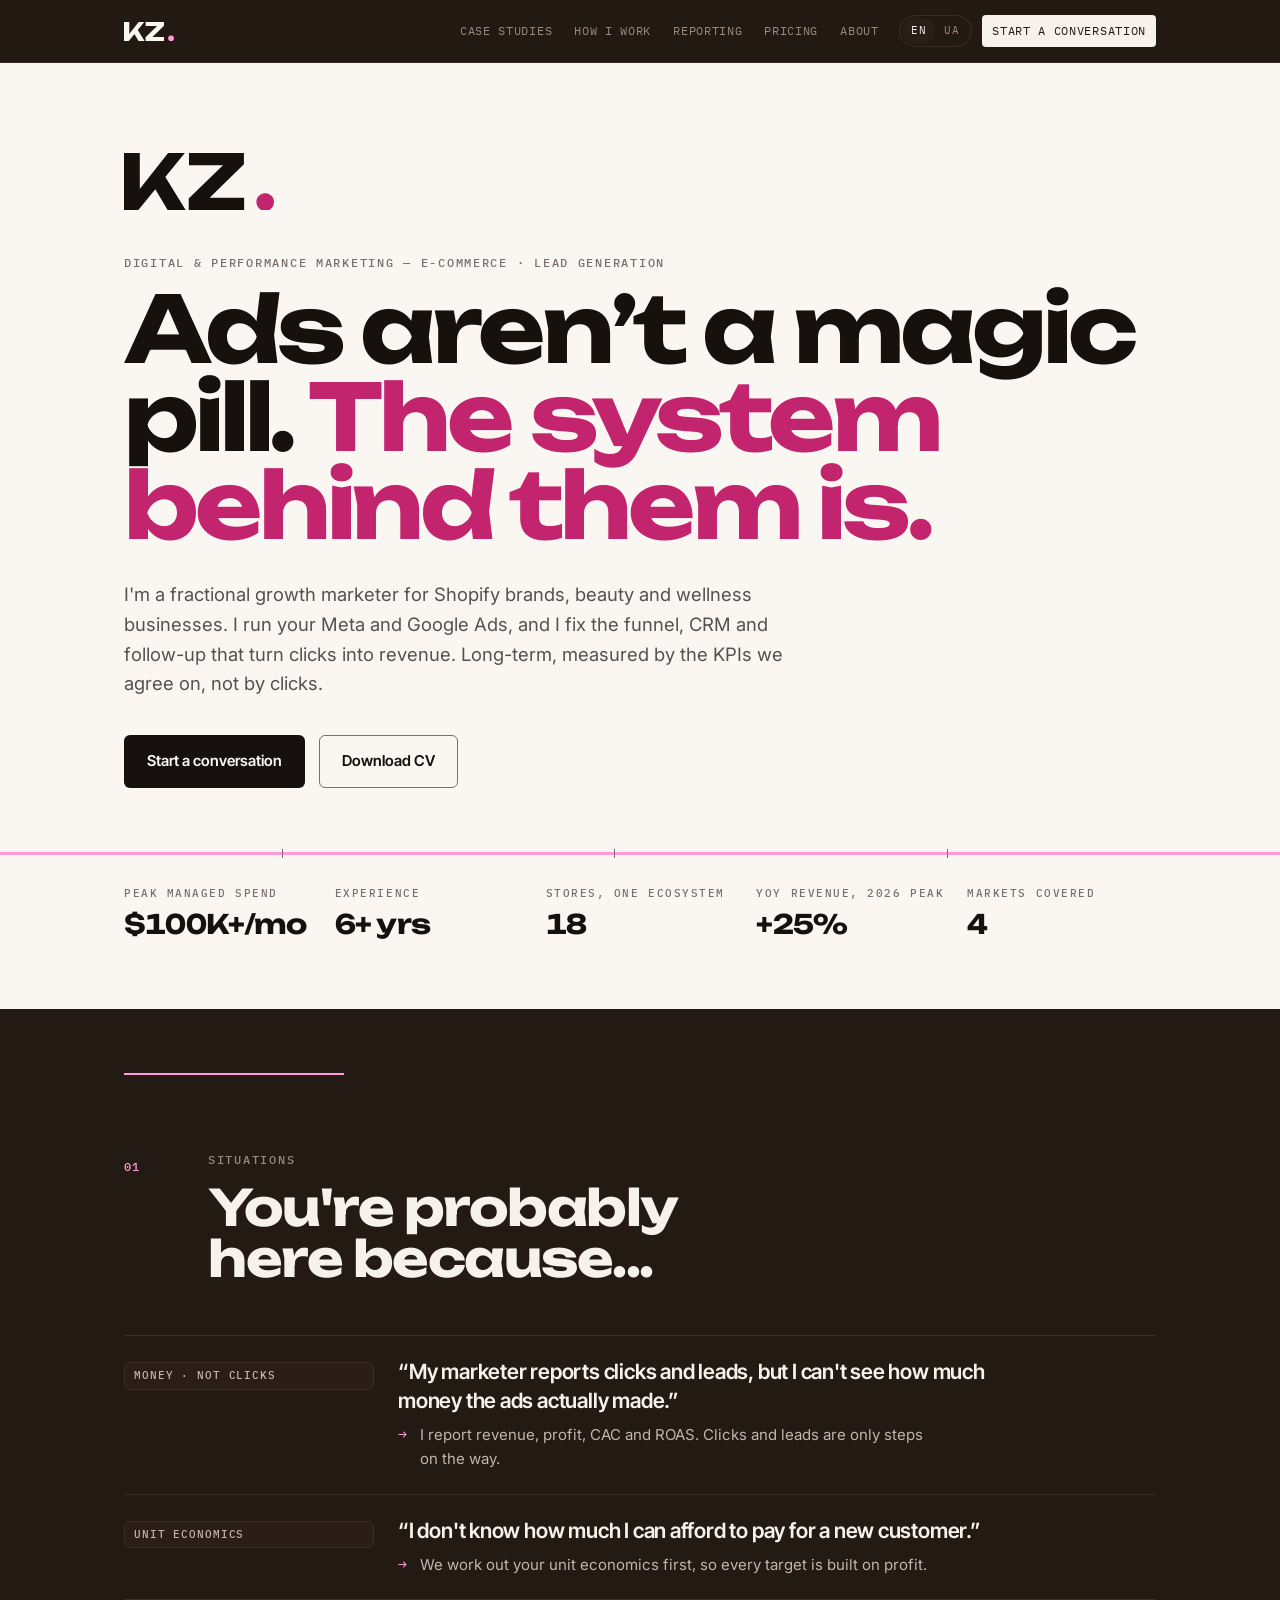
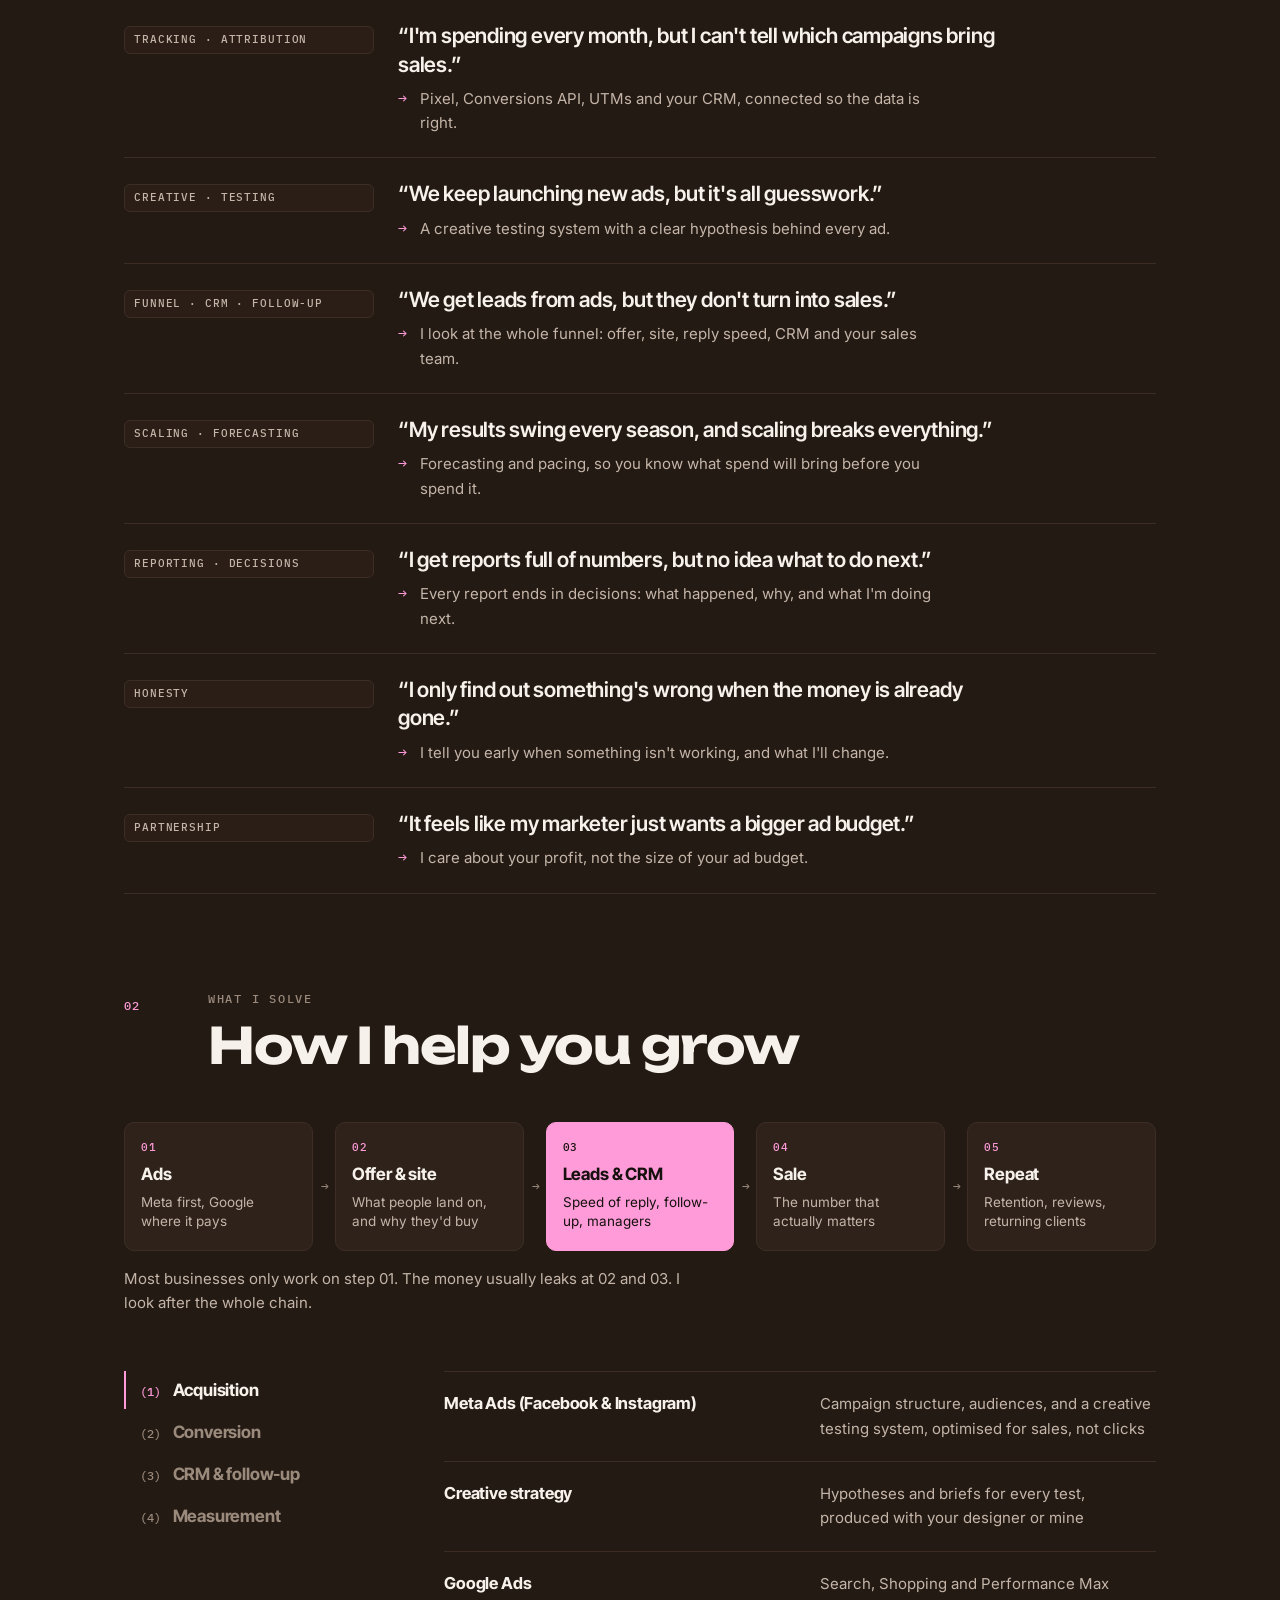
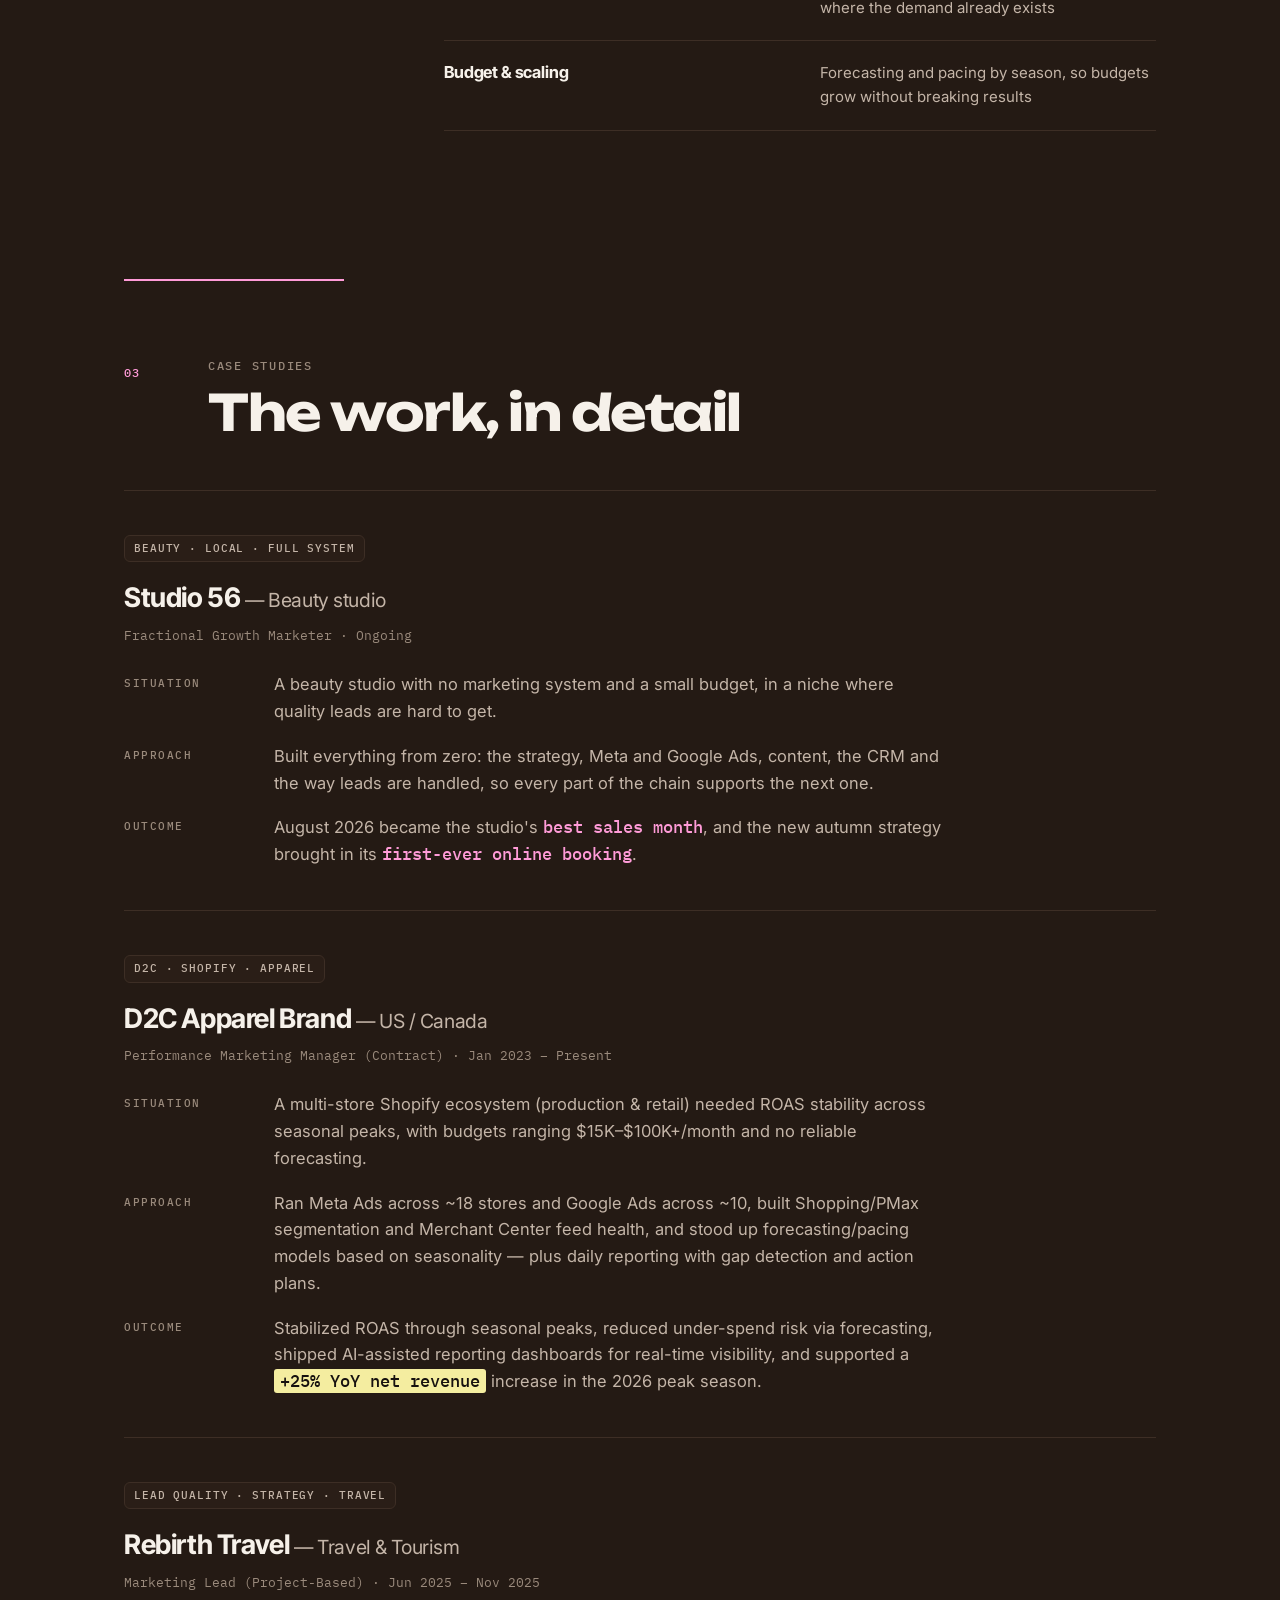
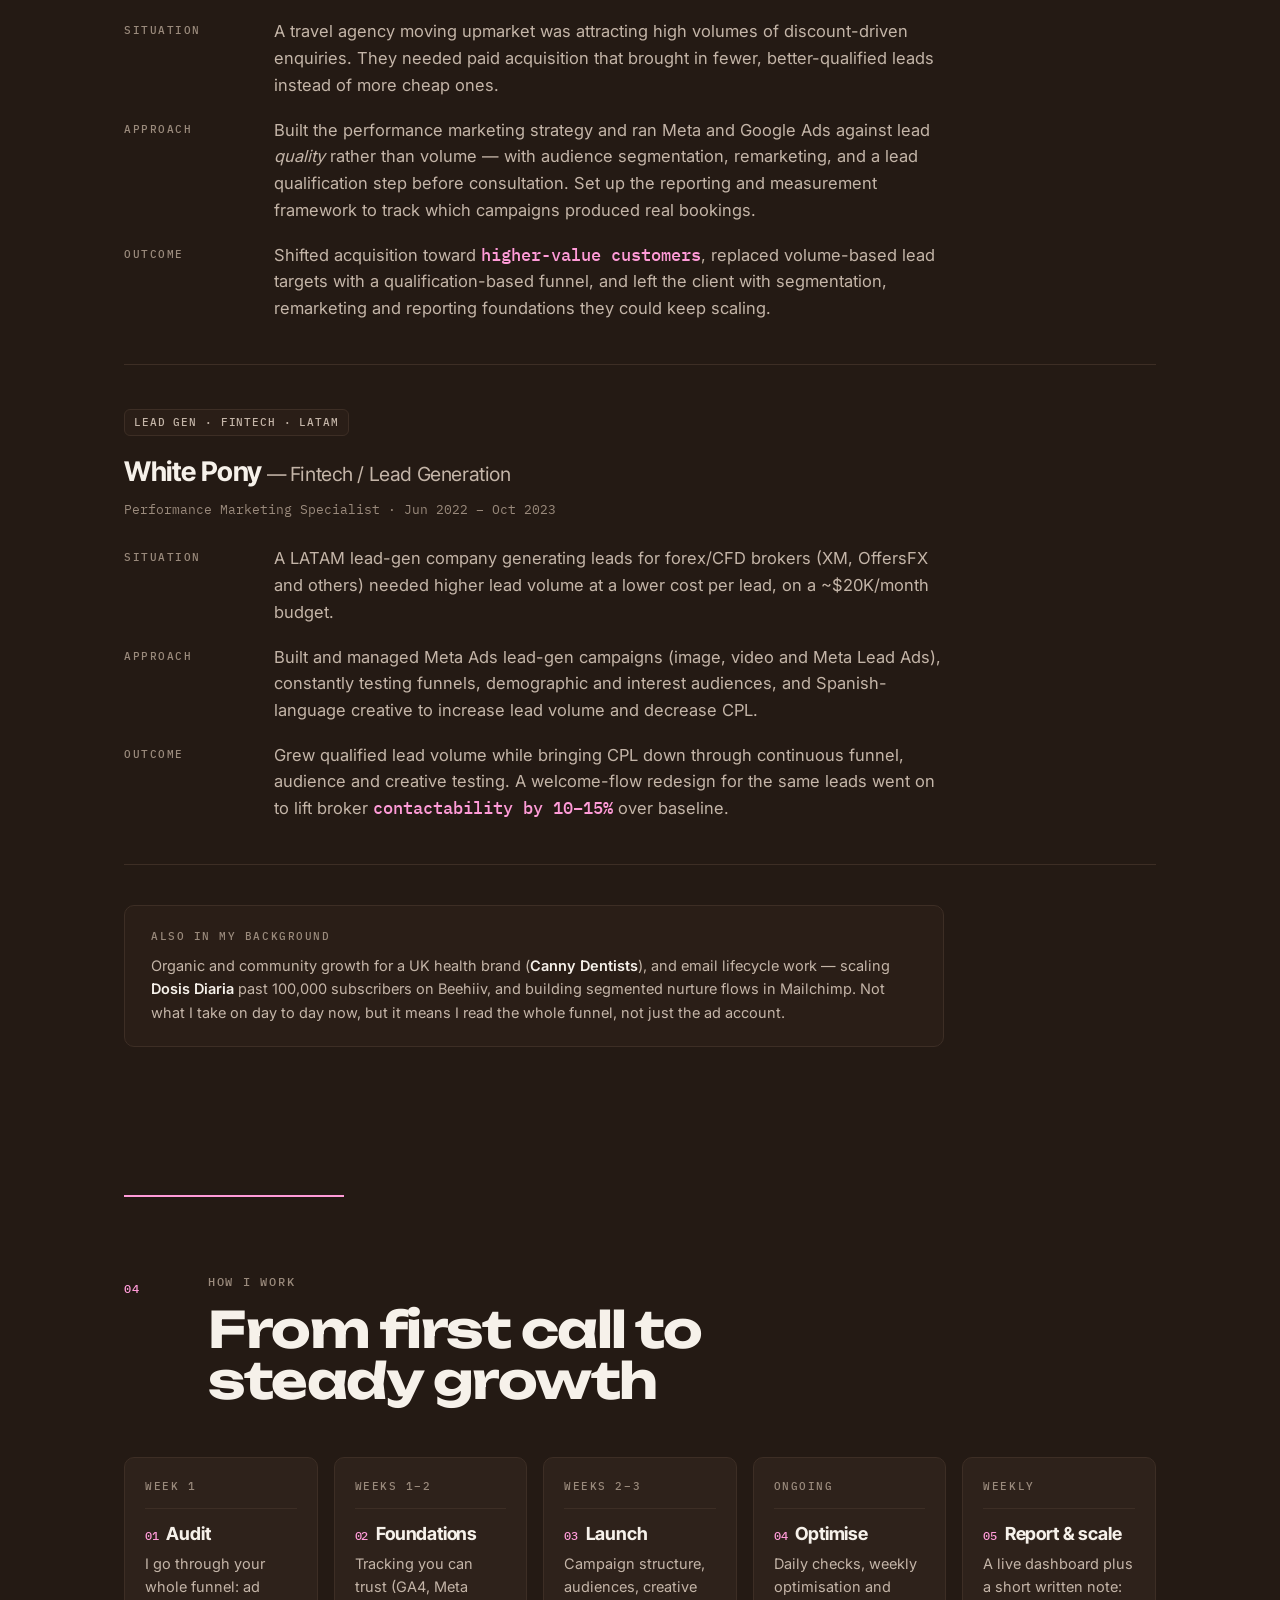
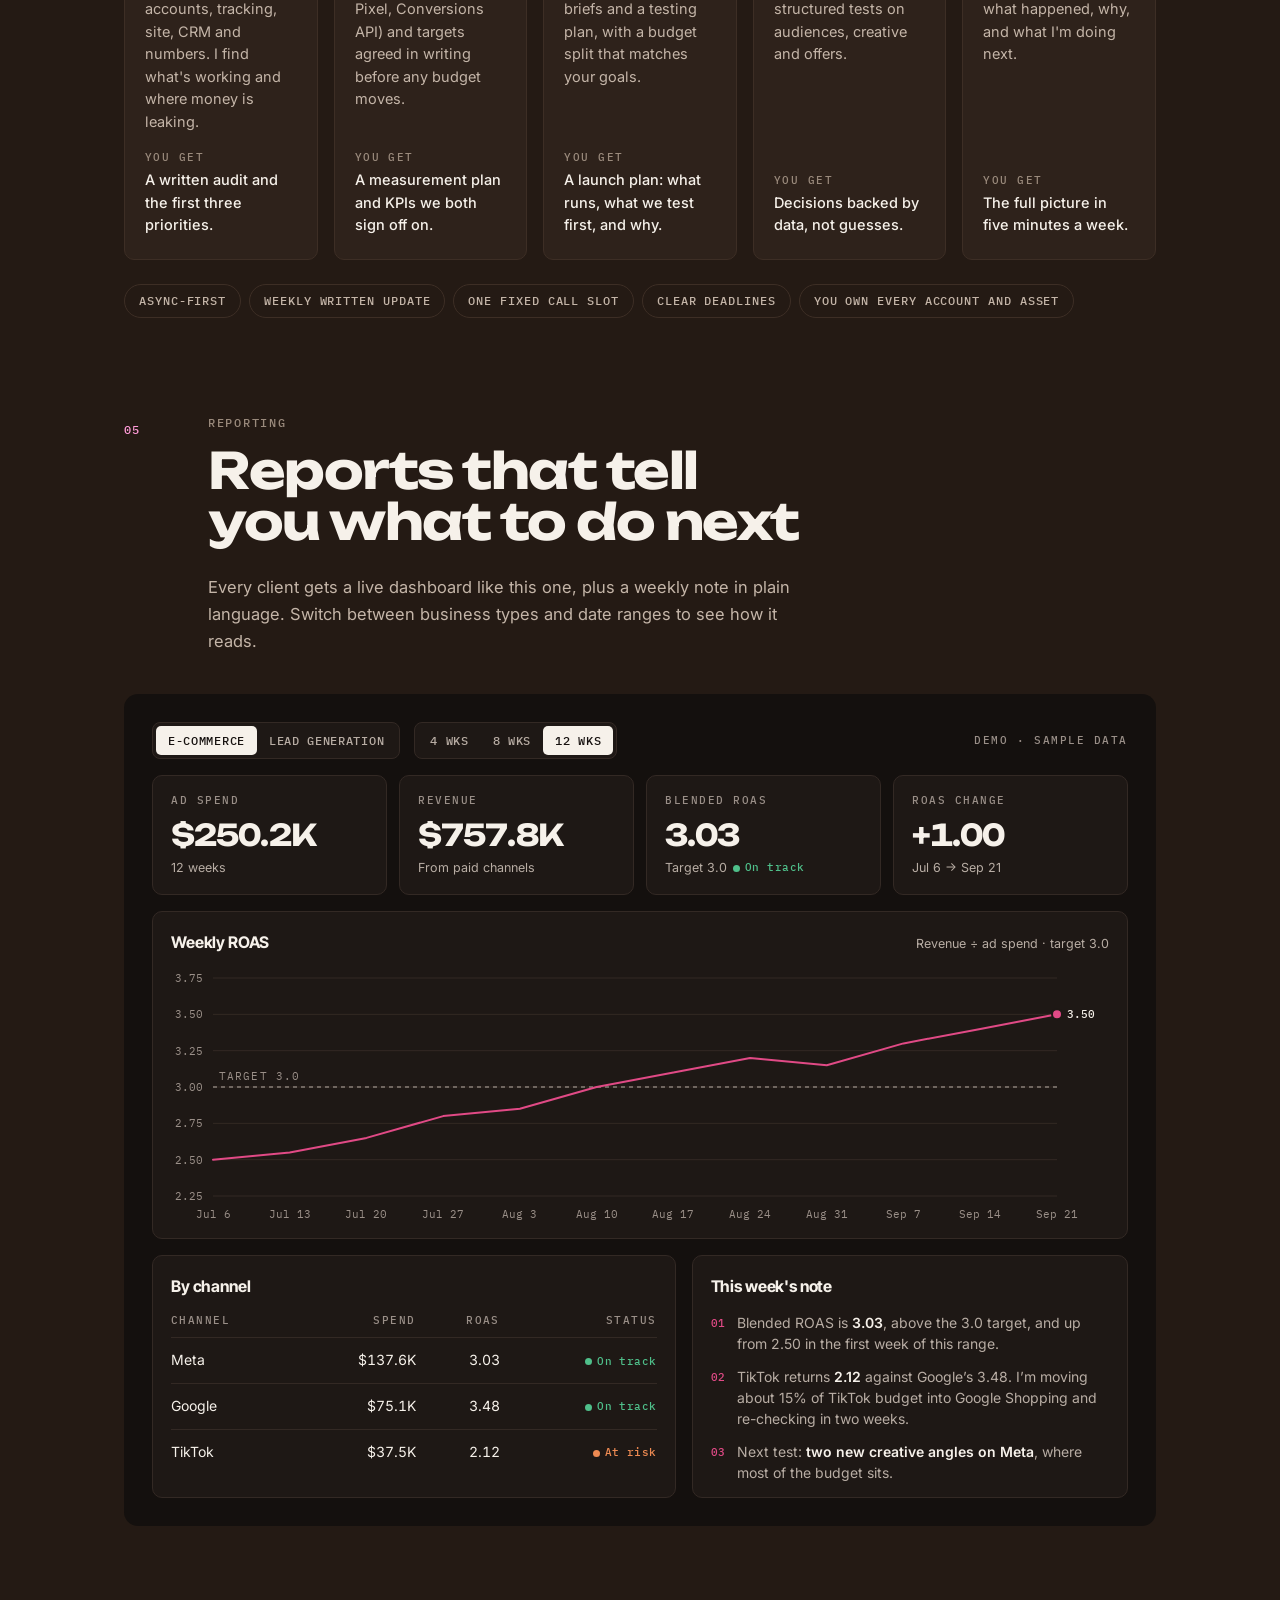
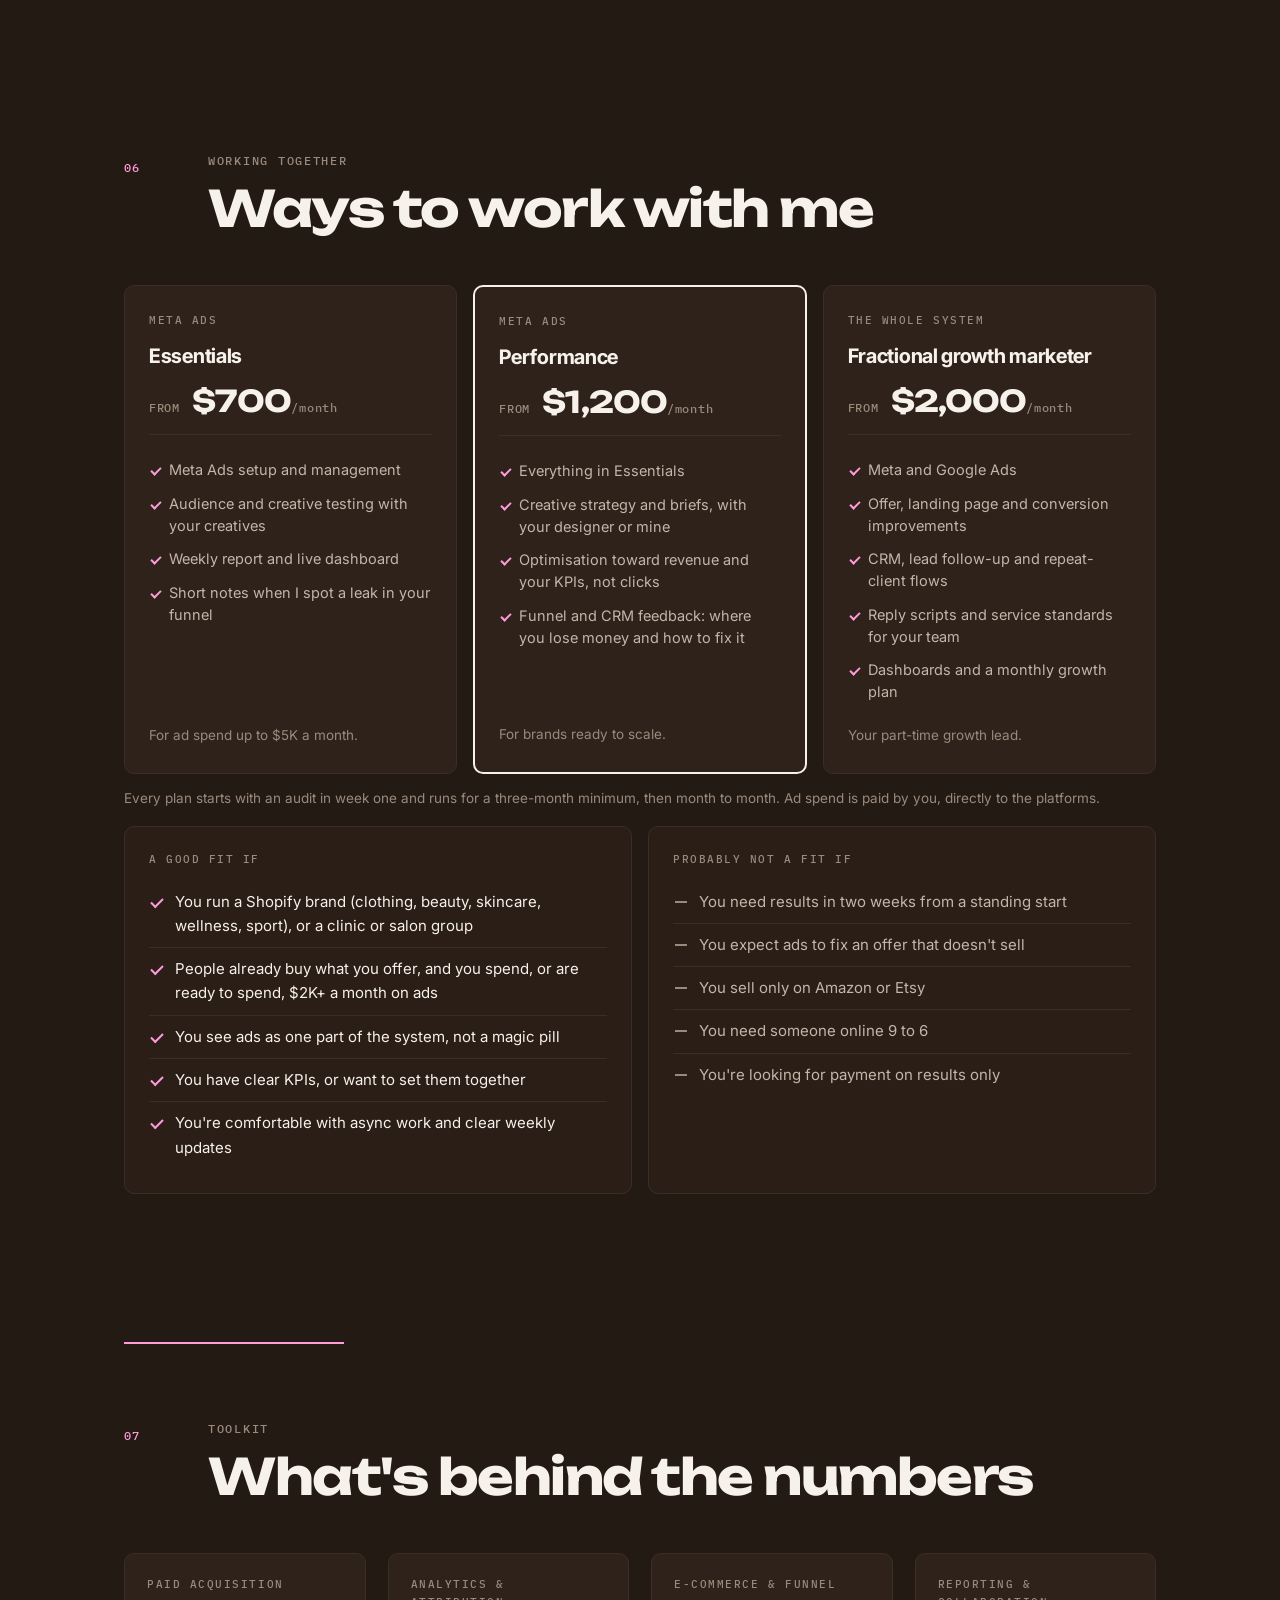
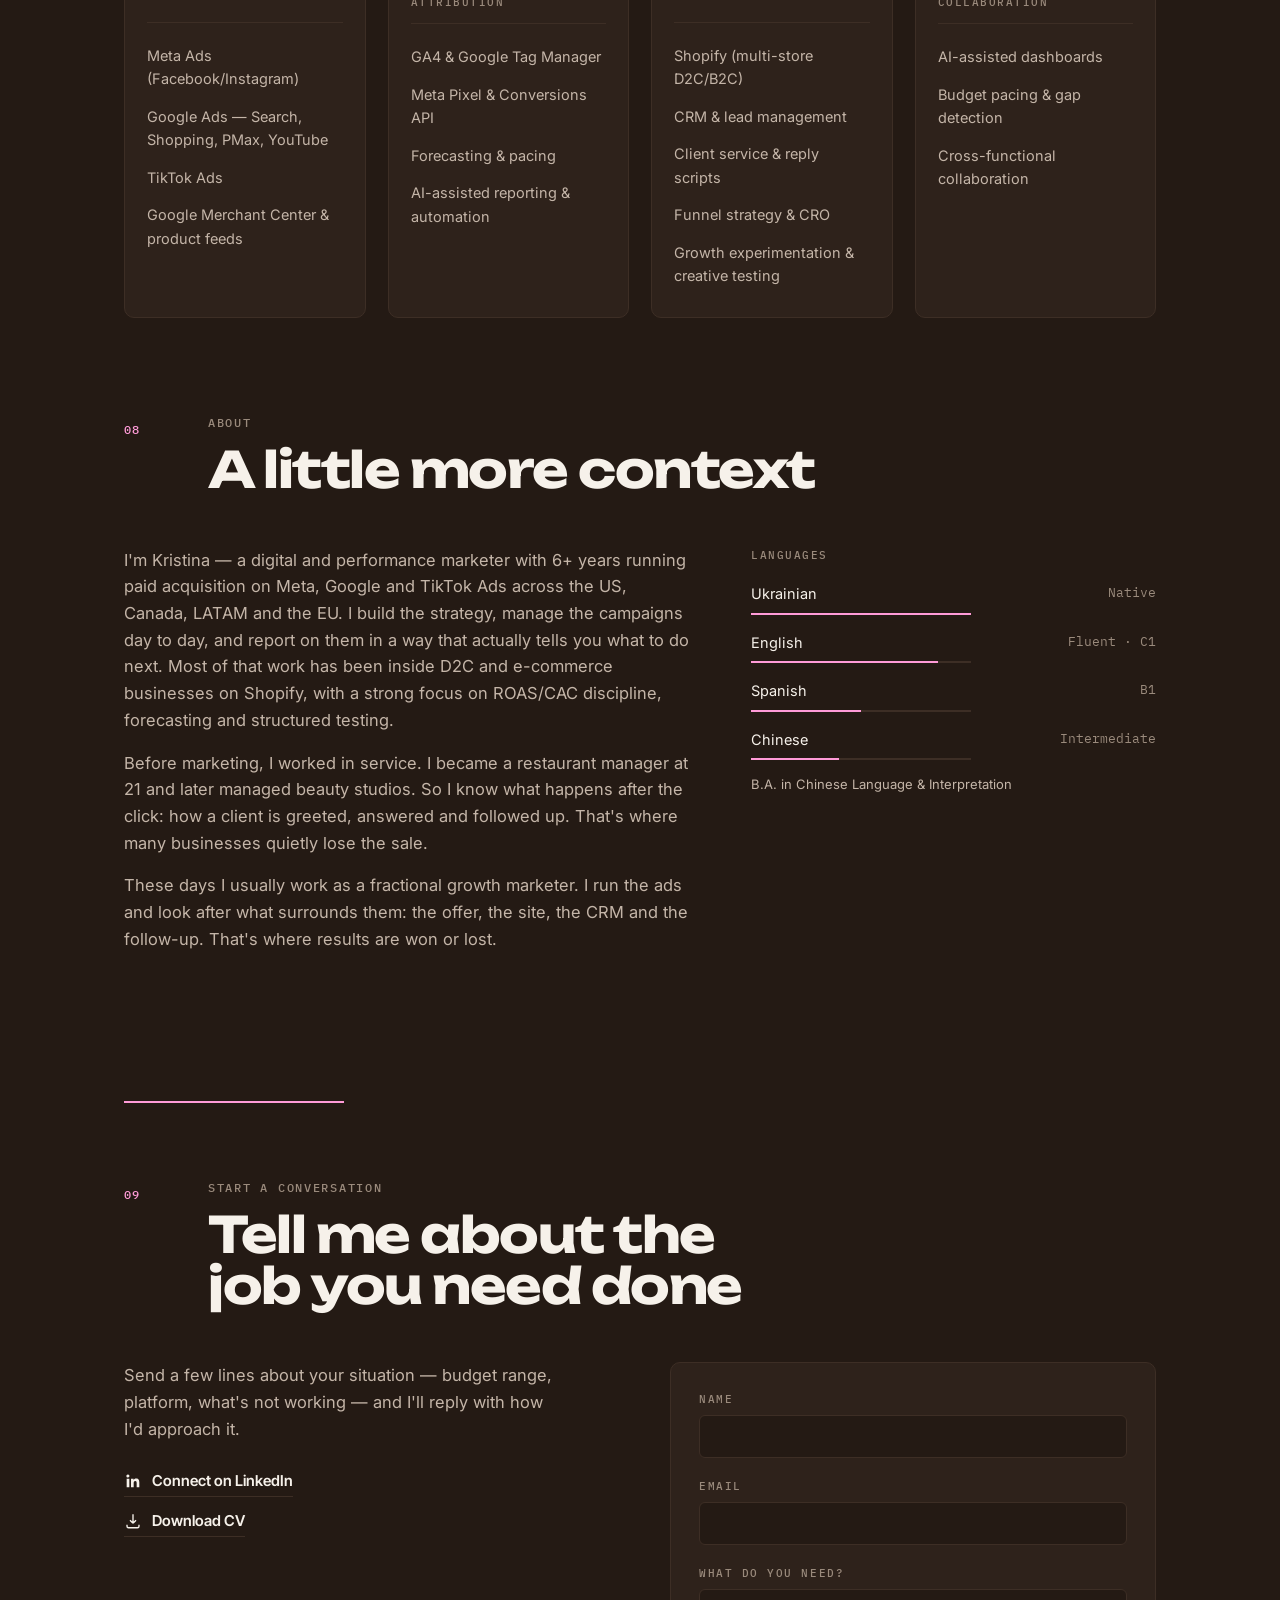
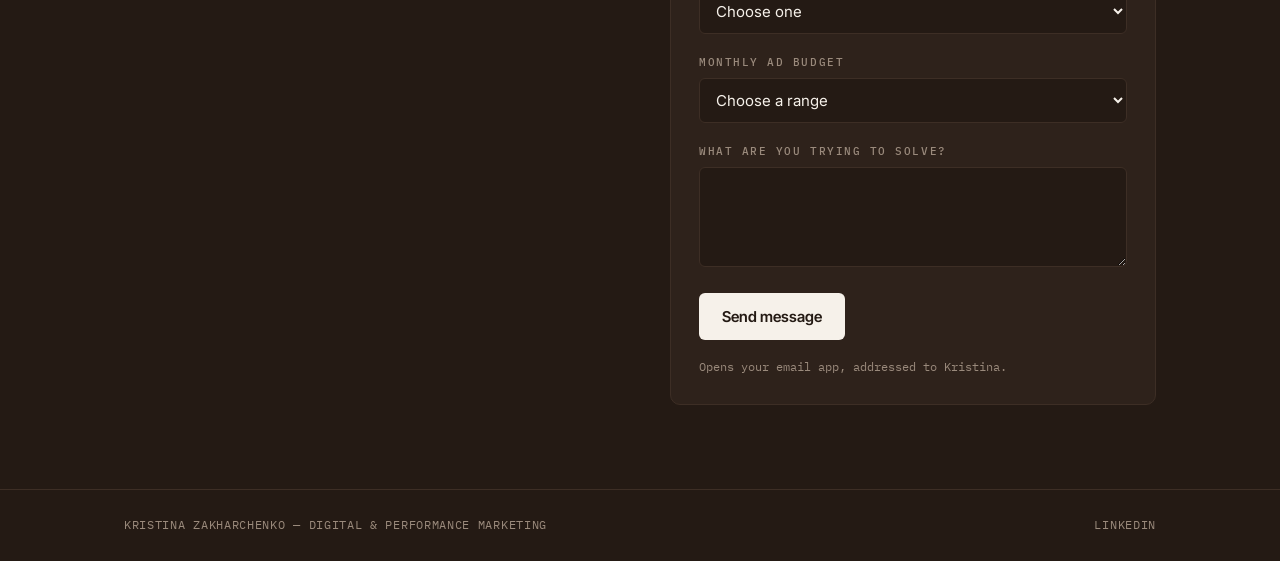
<file: index.html>
<!DOCTYPE html>
<html lang="en">
<head>
<meta charset="UTF-8">
<meta name="viewport" content="width=device-width, initial-scale=1.0">
<title>Kristina Zakharchenko — Digital &amp; Performance Marketing</title>
<meta name="description" content="Ads aren't a magic pill. The system behind them is. Fractional growth marketing and Meta Ads for Shopify brands, beauty and wellness businesses: ads, funnel, CRM and reporting against the KPIs that matter.">
<meta property="og:title" content="Kristina Zakharchenko — Digital &amp; Performance Marketing">
<meta property="og:description" content="Ads aren't a magic pill. The system behind them is. Fractional growth marketing and Meta Ads for e-commerce and lead generation.">
<meta property="og:type" content="website">
<link rel="alternate" hreflang="en" href="https://kristyzakh.github.io/kristina-zakharchenko/">
<link rel="alternate" hreflang="uk" href="https://kristyzakh.github.io/kristina-zakharchenko/ua/">
<link rel="icon" href="brand/logo/kz-favicon-small.svg">
<link rel="stylesheet" href="brand/tokens.css">
<link rel="stylesheet" href="styles.css">
</head>
<body>

<a class="skip-link" href="#main">Skip to content</a>

<header class="site-header">
  <div class="wrap header-row">
    <a class="logo" href="#top" aria-label="Kristina Zakharchenko, top of page">
      <img src="brand/logo/kz-dot-cream.svg" alt="" width="92" height="35">
    </a>
    <nav class="site-nav" aria-label="Primary">
      <a href="#cases">Case studies</a>
      <a href="#process">How I work</a>
      <a href="#reporting">Reporting</a>
      <a href="#pricing">Pricing</a>
      <a href="#about">About</a>
      <div class="lang-switch" aria-label="Language">
        <a href="./" lang="en" hreflang="en" aria-current="page">EN</a>
        <a href="ua/" lang="uk" hreflang="uk">UA</a>
      </div>
      <a href="#contact" class="nav-cta">Start a conversation</a>
    </nav>
  </div>
</header>

<main id="main">

  <!-- HERO -->
  <section class="hero" id="top">
    <div class="wrap">
      <div class="hero-mark"><img src="brand/logo/kz-dot-ink.svg" alt="" width="150" height="57"></div>
      <p class="eyebrow">Digital &amp; performance marketing — E-commerce · Lead generation</p>
      <h1 class="hero-headline">Ads aren’t a magic pill. <em>The system behind them is.</em></h1>
      <p class="hero-sub">I'm a fractional growth marketer for Shopify brands, beauty and wellness businesses. I run your Meta and Google Ads, and I fix the funnel, CRM and follow-up that turn clicks into revenue. Long-term, measured by the KPIs we agree on, not by clicks.</p>
      <div class="hero-actions">
        <a href="#contact" class="btn btn-primary">Start a conversation</a>
        <a href="assets/Kristina-Zakharchenko-CV.docx" class="btn btn-ghost" download>Download CV</a>
      </div>
    </div>

    <div class="pacing-bar" role="presentation" aria-hidden="true">
      <span class="pacing-fill"></span>
      <span class="pacing-tick" style="left:22%"></span>
      <span class="pacing-tick" style="left:48%"></span>
      <span class="pacing-tick" style="left:74%"></span>
    </div>

    <div class="wrap">
      <dl class="kpi-ticker">
        <div class="kpi">
          <dt>Peak managed spend</dt>
          <dd><span class="count-up" data-target="100" data-prefix="$" data-suffix="K+/mo">0</span></dd>
        </div>
        <div class="kpi">
          <dt>Experience</dt>
          <dd><span class="count-up" data-target="6" data-suffix="+ yrs">0</span></dd>
        </div>
        <div class="kpi">
          <dt>Stores, one ecosystem</dt>
          <dd><span class="count-up" data-target="18" data-suffix="">0</span></dd>
        </div>
        <div class="kpi">
          <dt>YoY revenue, 2026 peak</dt>
          <dd><span class="count-up" data-target="25" data-prefix="+" data-suffix="%">0</span></dd>
        </div>
        <div class="kpi">
          <dt>Markets covered</dt>
          <dd><span class="count-up" data-target="4" data-suffix="">0</span></dd>
        </div>
      </dl>
    </div>
  </section>

  <div class="divider"><div class="wrap"><span class="pacing-bar pacing-bar--sm"><span class="pacing-fill"></span></span></div></div>

  <!-- SITUATIONS -->
  <section class="situations" id="situations">
    <div class="wrap">
      <div class="sec-head">
        <span class="sec-no">01</span>
        <div>
          <p class="eyebrow">Situations</p>
          <h2 class="section-title">You're probably here because...</h2>
        </div>
      </div>
      <ul class="situation-log">
        <li>
          <span class="tag">Money · Not clicks</span>
          <div class="situation-text">
            <p class="situation-pain">“My marketer reports clicks and leads, but I can't see how much money the ads actually made.”</p>
            <p class="situation-answer">I report revenue, profit, CAC and ROAS. Clicks and leads are only steps on the way.</p>
          </div>
        </li>
        <li>
          <span class="tag">Unit economics</span>
          <div class="situation-text">
            <p class="situation-pain">“I don't know how much I can afford to pay for a new customer.”</p>
            <p class="situation-answer">We work out your unit economics first, so every target is built on profit.</p>
          </div>
        </li>
        <li>
          <span class="tag">Tracking · Attribution</span>
          <div class="situation-text">
            <p class="situation-pain">“I'm spending every month, but I can't tell which campaigns bring sales.”</p>
            <p class="situation-answer">Pixel, Conversions API, UTMs and your CRM, connected so the data is right.</p>
          </div>
        </li>
        <li>
          <span class="tag">Creative · Testing</span>
          <div class="situation-text">
            <p class="situation-pain">“We keep launching new ads, but it's all guesswork.”</p>
            <p class="situation-answer">A creative testing system with a clear hypothesis behind every ad.</p>
          </div>
        </li>
        <li>
          <span class="tag">Funnel · CRM · Follow-up</span>
          <div class="situation-text">
            <p class="situation-pain">“We get leads from ads, but they don't turn into sales.”</p>
            <p class="situation-answer">I look at the whole funnel: offer, site, reply speed, CRM and your sales team.</p>
          </div>
        </li>
        <li>
          <span class="tag">Scaling · Forecasting</span>
          <div class="situation-text">
            <p class="situation-pain">“My results swing every season, and scaling breaks everything.”</p>
            <p class="situation-answer">Forecasting and pacing, so you know what spend will bring before you spend it.</p>
          </div>
        </li>
        <li>
          <span class="tag">Reporting · Decisions</span>
          <div class="situation-text">
            <p class="situation-pain">“I get reports full of numbers, but no idea what to do next.”</p>
            <p class="situation-answer">Every report ends in decisions: what happened, why, and what I'm doing next.</p>
          </div>
        </li>
        <li>
          <span class="tag">Honesty</span>
          <div class="situation-text">
            <p class="situation-pain">“I only find out something's wrong when the money is already gone.”</p>
            <p class="situation-answer">I tell you early when something isn't working, and what I'll change.</p>
          </div>
        </li>
        <li>
          <span class="tag">Partnership</span>
          <div class="situation-text">
            <p class="situation-pain">“It feels like my marketer just wants a bigger ad budget.”</p>
            <p class="situation-answer">I care about your profit, not the size of your ad budget.</p>
          </div>
        </li>
      </ul>
    </div>
  </section>

  <!-- SERVICES -->
  <section class="services" id="jobs">
    <div class="wrap">
      <div class="sec-head">
        <span class="sec-no">02</span>
        <div>
          <p class="eyebrow">What I solve</p>
          <h2 class="section-title">How I help you grow</h2>
        </div>
      </div>

      <ol class="system-flow" aria-label="The growth system">
        <li><span class="flow-no">01</span><strong>Ads</strong><span>Meta first, Google where it pays</span></li>
        <li><span class="flow-no">02</span><strong>Offer &amp; site</strong><span>What people land on, and why they'd buy</span></li>
        <li class="is-leak"><span class="flow-no">03</span><strong>Leads &amp; CRM</strong><span>Speed of reply, follow-up, managers</span></li>
        <li><span class="flow-no">04</span><strong>Sale</strong><span>The number that actually matters</span></li>
        <li><span class="flow-no">05</span><strong>Repeat</strong><span>Retention, reviews, returning clients</span></li>
      </ol>
      <p class="flow-note">Most businesses only work on step 01. The money usually leaks at 02 and 03. I look after the whole chain.</p>

      <div class="services-layout">
        <nav class="service-nav" aria-label="Service categories">
          <button class="service-nav-item is-active" data-category="acquisition" aria-current="true">
            <span class="service-num">(1)</span> Acquisition
          </button>
          <button class="service-nav-item" data-category="conversion">
            <span class="service-num">(2)</span> Conversion
          </button>
          <button class="service-nav-item" data-category="crm">
            <span class="service-num">(3)</span> CRM &amp; follow-up
          </button>
          <button class="service-nav-item" data-category="measurement">
            <span class="service-num">(4)</span> Measurement
          </button>
        </nav>

        <div class="service-panels">
          <div class="service-panel is-active" data-panel="acquisition">
            <div class="service-row">
              <h3>Meta Ads (Facebook &amp; Instagram)</h3>
              <p>Campaign structure, audiences, and a creative testing system, optimised for sales, not clicks</p>
            </div>
            <div class="service-row">
              <h3>Creative strategy</h3>
              <p>Hypotheses and briefs for every test, produced with your designer or mine</p>
            </div>
            <div class="service-row">
              <h3>Google Ads</h3>
              <p>Search, Shopping and Performance Max where the demand already exists</p>
            </div>
            <div class="service-row">
              <h3>Budget &amp; scaling</h3>
              <p>Forecasting and pacing by season, so budgets grow without breaking results</p>
            </div>
          </div>

          <div class="service-panel" data-panel="conversion">
            <div class="service-row">
              <h3>Offer &amp; landing pages</h3>
              <p>Making sure what people land on matches the ad, and gives them a reason to buy now</p>
            </div>
            <div class="service-row">
              <h3>Shopify store checks</h3>
              <p>Product pages, checkout and speed: the places where paid traffic gets wasted</p>
            </div>
            <div class="service-row">
              <h3>Booking flows</h3>
              <p>For clinics and salons: fewer steps between the ad and a confirmed appointment</p>
            </div>
          </div>

          <div class="service-panel" data-panel="crm">
            <div class="service-row">
              <h3>Lead management</h3>
              <p>How fast leads hear back, who follows up, and what gets said. This is where most money is lost.</p>
            </div>
            <div class="service-row">
              <h3>CRM setup &amp; pipeline</h3>
              <p>Every lead tracked from the ad to the sale, so we know which campaigns really pay</p>
            </div>
            <div class="service-row">
              <h3>Client service standards</h3>
              <p>Reply scripts, response times and follow-up rules for your admins and managers, from someone who has run the front desk</p>
            </div>
            <div class="service-row">
              <h3>Repeat &amp; retention</h3>
              <p>Reminders, returning-client offers and email flows that bring people back</p>
            </div>
          </div>

          <div class="service-panel" data-panel="measurement">
            <div class="service-row">
              <h3>Tracking you can trust</h3>
              <p>GA4, Meta Pixel, Conversions API and UTMs, connected to your CRM or Shopify</p>
            </div>
            <div class="service-row">
              <h3>KPIs &amp; unit economics</h3>
              <p>What a customer is worth to you, and what you can afford to pay for one</p>
            </div>
            <div class="service-row">
              <h3>Live dashboards</h3>
              <p>Real-time reporting with a weekly note on what happened and what's next</p>
            </div>
          </div>
        </div>
      </div>
    </div>
  </section>

  <div class="divider"><div class="wrap"><span class="pacing-bar pacing-bar--sm"><span class="pacing-fill"></span></span></div></div>

  <!-- CASE STUDIES -->
  <section class="cases" id="cases">
    <div class="wrap">
      <div class="sec-head">
        <span class="sec-no">03</span>
        <div>
          <p class="eyebrow">Case studies</p>
          <h2 class="section-title">The work, in detail</h2>
        </div>
      </div>

      <article class="case" id="case-studio56">
        <header class="case-head">
          <span class="tag">Beauty · Local · Full system</span>
          <h3>Studio 56 <span class="case-region">— Beauty studio</span></h3>
          <p class="case-role">Fractional Growth Marketer · Ongoing</p>
        </header>
        <div class="case-body">
          <div class="case-row">
            <span class="case-label">Situation</span>
            <p>A beauty studio with no marketing system and a small budget, in a niche where quality leads are hard to get.</p>
          </div>
          <div class="case-row">
            <span class="case-label">Approach</span>
            <p>Built everything from zero: the strategy, Meta and Google Ads, content, the CRM and the way leads are handled, so every part of the chain supports the next one.</p>
          </div>
          <div class="case-row">
            <span class="case-label">Outcome</span>
            <p>August 2026 became the studio's <strong class="stat">best sales month</strong>, and the new autumn strategy brought in its <strong class="stat">first-ever online booking</strong>.</p>
          </div>
        </div>
      </article>

      <article class="case" id="case-roas">
        <header class="case-head">
          <span class="tag">D2C · Shopify · Apparel</span>
          <h3>D2C Apparel Brand <span class="case-region">— US / Canada</span></h3>
          <p class="case-role">Performance Marketing Manager (Contract) · Jan 2023 – Present</p>
        </header>
        <div class="case-body">
          <div class="case-row">
            <span class="case-label">Situation</span>
            <p>A multi-store Shopify ecosystem (production &amp; retail) needed ROAS stability across seasonal peaks, with budgets ranging $15K–$100K+/month and no reliable forecasting.</p>
          </div>
          <div class="case-row">
            <span class="case-label">Approach</span>
            <p>Ran Meta Ads across ~18 stores and Google Ads across ~10, built Shopping/PMax segmentation and Merchant Center feed health, and stood up forecasting/pacing models based on seasonality — plus daily reporting with gap detection and action plans.</p>
          </div>
          <div class="case-row">
            <span class="case-label">Outcome</span>
            <p>Stabilized ROAS through seasonal peaks, reduced under-spend risk via forecasting, shipped AI-assisted reporting dashboards for real-time visibility, and supported a <strong class="stat stat--spark">+25% YoY net revenue</strong> increase in the 2026 peak season.</p>
          </div>
        </div>
      </article>

      <article class="case" id="case-rebrand">
        <header class="case-head">
          <span class="tag">Lead quality · Strategy · Travel</span>
          <h3>Rebirth Travel <span class="case-region">— Travel &amp; Tourism</span></h3>
          <p class="case-role">Marketing Lead (Project-Based) · Jun 2025 – Nov 2025</p>
        </header>
        <div class="case-body">
          <div class="case-row">
            <span class="case-label">Situation</span>
            <p>A travel agency moving upmarket was attracting high volumes of discount-driven enquiries. They needed paid acquisition that brought in fewer, better-qualified leads instead of more cheap ones.</p>
          </div>
          <div class="case-row">
            <span class="case-label">Approach</span>
            <p>Built the performance marketing strategy and ran Meta and Google Ads against lead <em>quality</em> rather than volume — with audience segmentation, remarketing, and a lead qualification step before consultation. Set up the reporting and measurement framework to track which campaigns produced real bookings.</p>
          </div>
          <div class="case-row">
            <span class="case-label">Outcome</span>
            <p>Shifted acquisition toward <strong class="stat">higher-value customers</strong>, replaced volume-based lead targets with a qualification-based funnel, and left the client with segmentation, remarketing and reporting foundations they could keep scaling.</p>
          </div>
        </div>
      </article>

      <article class="case" id="case-leadgen">
        <header class="case-head">
          <span class="tag">Lead gen · Fintech · LATAM</span>
          <h3>White Pony <span class="case-region">— Fintech / Lead Generation</span></h3>
          <p class="case-role">Performance Marketing Specialist · Jun 2022 – Oct 2023</p>
        </header>
        <div class="case-body">
          <div class="case-row">
            <span class="case-label">Situation</span>
            <p>A LATAM lead-gen company generating leads for forex/CFD brokers (XM, OffersFX and others) needed higher lead volume at a lower cost per lead, on a ~$20K/month budget.</p>
          </div>
          <div class="case-row">
            <span class="case-label">Approach</span>
            <p>Built and managed Meta Ads lead-gen campaigns (image, video and Meta Lead Ads), constantly testing funnels, demographic and interest audiences, and Spanish-language creative to increase lead volume and decrease CPL.</p>
          </div>
          <div class="case-row">
            <span class="case-label">Outcome</span>
            <p>Grew qualified lead volume while bringing CPL down through continuous funnel, audience and creative testing. A welcome-flow redesign for the same leads went on to lift broker <strong class="stat">contactability by 10–15%</strong> over baseline.</p>
          </div>
        </div>
      </article>

      <div class="also">
        <p class="also-label">Also in my background</p>
        <p class="also-text">Organic and community growth for a UK health brand (<strong>Canny Dentists</strong>), and email lifecycle work — scaling <strong>Dosis Diaria</strong> past 100,000 subscribers on Beehiiv, and building segmented nurture flows in Mailchimp. Not what I take on day to day now, but it means I read the whole funnel, not just the ad account.</p>
      </div>

    </div>
  </section>

  <div class="divider"><div class="wrap"><span class="pacing-bar pacing-bar--sm"><span class="pacing-fill"></span></span></div></div>

  <!-- PROCESS -->
  <section class="process" id="process">
    <div class="wrap">
      <div class="sec-head">
        <span class="sec-no">04</span>
        <div>
          <p class="eyebrow">How I work</p>
          <h2 class="section-title">From first call to steady growth</h2>
        </div>
      </div>

      <ol class="steps">
        <li class="step">
          <span class="step-when">Week 1</span>
          <h3><span class="step-no">01</span> Audit</h3>
          <p>I go through your whole funnel: ad accounts, tracking, site, CRM and numbers. I find what's working and where money is leaking.</p>
          <p class="step-get"><span>You get</span> A written audit and the first three priorities.</p>
        </li>
        <li class="step">
          <span class="step-when">Weeks 1–2</span>
          <h3><span class="step-no">02</span> Foundations</h3>
          <p>Tracking you can trust (GA4, Meta Pixel, Conversions API) and targets agreed in writing before any budget moves.</p>
          <p class="step-get"><span>You get</span> A measurement plan and KPIs we both sign off on.</p>
        </li>
        <li class="step">
          <span class="step-when">Weeks 2–3</span>
          <h3><span class="step-no">03</span> Launch</h3>
          <p>Campaign structure, audiences, creative briefs and a testing plan, with a budget split that matches your goals.</p>
          <p class="step-get"><span>You get</span> A launch plan: what runs, what we test first, and why.</p>
        </li>
        <li class="step">
          <span class="step-when">Ongoing</span>
          <h3><span class="step-no">04</span> Optimise</h3>
          <p>Daily checks, weekly optimisation and structured tests on audiences, creative and offers.</p>
          <p class="step-get"><span>You get</span> Decisions backed by data, not guesses.</p>
        </li>
        <li class="step">
          <span class="step-when">Weekly</span>
          <h3><span class="step-no">05</span> Report &amp; scale</h3>
          <p>A live dashboard plus a short written note: what happened, why, and what I'm doing next.</p>
          <p class="step-get"><span>You get</span> The full picture in five minutes a week.</p>
        </li>
      </ol>

      <ul class="work-style" aria-label="Working style">
        <li>Async-first</li>
        <li>Weekly written update</li>
        <li>One fixed call slot</li>
        <li>Clear deadlines</li>
        <li>You own every account and asset</li>
      </ul>
    </div>
  </section>

  <!-- REPORTING DEMO -->
  <section class="reporting" id="reporting">
    <div class="wrap">
      <div class="sec-head">
        <span class="sec-no">05</span>
        <div>
          <p class="eyebrow">Reporting</p>
          <h2 class="section-title">Reports that tell you what to do next</h2>
        </div>
      </div>
      <p class="sec-lead">Every client gets a live dashboard like this one, plus a weekly note in plain language. Switch between business types and date ranges to see how it reads.</p>

      <div class="dash" id="dash">
        <div class="dash-bar">
          <div class="seg" role="group" aria-label="Business type">
            <button type="button" class="seg-btn is-active" data-mode="ecom" aria-pressed="true">E-commerce</button>
            <button type="button" class="seg-btn" data-mode="lead" aria-pressed="false">Lead generation</button>
          </div>
          <div class="seg" role="group" aria-label="Date range">
            <button type="button" class="seg-btn" data-range="4" aria-pressed="false">4 wks</button>
            <button type="button" class="seg-btn" data-range="8" aria-pressed="false">8 wks</button>
            <button type="button" class="seg-btn is-active" data-range="12" aria-pressed="true">12 wks</button>
          </div>
          <span class="dash-demo">Demo · sample data</span>
        </div>

        <dl class="dash-kpis" id="dash-kpis"></dl>

        <div class="dash-chart-card">
          <div class="dash-chart-head">
            <h3 id="dash-chart-title">Weekly ROAS</h3>
            <span class="dash-chart-note" id="dash-chart-note"></span>
          </div>
          <div class="dash-chart" id="dash-chart"></div>
          <table class="sr-only" id="dash-table"></table>
        </div>

        <div class="dash-lower">
          <div class="dash-panel">
            <h3 class="dash-panel-title">By channel</h3>
            <table class="dash-channels" id="dash-channels"></table>
          </div>
          <div class="dash-panel">
            <h3 class="dash-panel-title">This week's note</h3>
            <ol class="dash-notes" id="dash-notes"></ol>
          </div>
        </div>
      </div>
    </div>
  </section>

  <div class="divider"><div class="wrap"><span class="pacing-bar pacing-bar--sm"><span class="pacing-fill"></span></span></div></div>

  <!-- PRICING & FIT -->
  <section class="pricing" id="pricing">
    <div class="wrap">
      <div class="sec-head">
        <span class="sec-no">06</span>
        <div>
          <p class="eyebrow">Working together</p>
          <h2 class="section-title">Ways to work with me</h2>
        </div>
      </div>

      <div class="formats">
        <article class="format">
          <p class="format-kind">Meta Ads</p>
          <h3>Essentials</h3>
          <p class="format-price"><span>from</span> $700<span>/month</span></p>
          <ul class="format-list">
            <li>Meta Ads setup and management</li>
            <li>Audience and creative testing with your creatives</li>
            <li>Weekly report and live dashboard</li>
            <li>Short notes when I spot a leak in your funnel</li>
          </ul>
          <p class="format-small">For ad spend up to $5K a month.</p>
        </article>
        <article class="format format--main">
          <p class="format-kind">Meta Ads</p>
          <h3>Performance</h3>
          <p class="format-price"><span>from</span> $1,200<span>/month</span></p>
          <ul class="format-list">
            <li>Everything in Essentials</li>
            <li>Creative strategy and briefs, with your designer or mine</li>
            <li>Optimisation toward revenue and your KPIs, not clicks</li>
            <li>Funnel and CRM feedback: where you lose money and how to fix it</li>
          </ul>
          <p class="format-small">For brands ready to scale.</p>
        </article>
        <article class="format">
          <p class="format-kind">The whole system</p>
          <h3>Fractional growth marketer</h3>
          <p class="format-price"><span>from</span> $2,000<span>/month</span></p>
          <ul class="format-list">
            <li>Meta and Google Ads</li>
            <li>Offer, landing page and conversion improvements</li>
            <li>CRM, lead follow-up and repeat-client flows</li>
            <li>Reply scripts and service standards for your team</li>
            <li>Dashboards and a monthly growth plan</li>
          </ul>
          <p class="format-small">Your part-time growth lead.</p>
        </article>
      </div>
      <p class="formats-note">Every plan starts with an audit in week one and runs for a three-month minimum, then month to month. Ad spend is paid by you, directly to the platforms.</p>

      <div class="fit">
        <div class="fit-col">
          <h3>A good fit if</h3>
          <ul>
            <li>You run a Shopify brand (clothing, beauty, skincare, wellness, sport), or a clinic or salon group</li>
            <li>People already buy what you offer, and you spend, or are ready to spend, $2K+ a month on ads</li>
            <li>You see ads as one part of the system, not a magic pill</li>
            <li>You have clear KPIs, or want to set them together</li>
            <li>You're comfortable with async work and clear weekly updates</li>
          </ul>
        </div>
        <div class="fit-col fit-col--no">
          <h3>Probably not a fit if</h3>
          <ul>
            <li>You need results in two weeks from a standing start</li>
            <li>You expect ads to fix an offer that doesn't sell</li>
            <li>You sell only on Amazon or Etsy</li>
            <li>You need someone online 9 to 6</li>
            <li>You're looking for payment on results only</li>
          </ul>
        </div>
      </div>
    </div>
  </section>

  <div class="divider"><div class="wrap"><span class="pacing-bar pacing-bar--sm"><span class="pacing-fill"></span></span></div></div>

  <!-- COMPETENCIES -->
  <section class="competencies" id="competencies">
    <div class="wrap">
      <div class="sec-head">
        <span class="sec-no">07</span>
        <div>
          <p class="eyebrow">Toolkit</p>
          <h2 class="section-title">What's behind the numbers</h2>
        </div>
      </div>
      <div class="comp-grid">
        <div class="comp-group">
          <h3>Paid acquisition</h3>
          <ul class="chip-list">
            <li>Meta Ads (Facebook/Instagram)</li>
            <li>Google Ads — Search, Shopping, PMax, YouTube</li>
            <li>TikTok Ads</li>
            <li>Google Merchant Center &amp; product feeds</li>
          </ul>
        </div>
        <div class="comp-group">
          <h3>Analytics &amp; attribution</h3>
          <ul class="chip-list">
            <li>GA4 &amp; Google Tag Manager</li>
            <li>Meta Pixel &amp; Conversions API</li>
            <li>Forecasting &amp; pacing</li>
            <li>AI-assisted reporting &amp; automation</li>
          </ul>
        </div>
        <div class="comp-group">
          <h3>E-commerce &amp; funnel</h3>
          <ul class="chip-list">
            <li>Shopify (multi-store D2C/B2C)</li>
            <li>CRM &amp; lead management</li>
            <li>Client service &amp; reply scripts</li>
            <li>Funnel strategy &amp; CRO</li>
            <li>Growth experimentation &amp; creative testing</li>
          </ul>
        </div>
        <div class="comp-group">
          <h3>Reporting &amp; collaboration</h3>
          <ul class="chip-list">
            <li>AI-assisted dashboards</li>
            <li>Budget pacing &amp; gap detection</li>
            <li>Cross-functional collaboration</li>
          </ul>
        </div>
      </div>
    </div>
  </section>

  <!-- ABOUT -->
  <section class="about" id="about">
    <div class="wrap">
      <div class="sec-head">
        <span class="sec-no">08</span>
        <div>
          <p class="eyebrow">About</p>
          <h2 class="section-title">A little more context</h2>
        </div>
      </div>
      <div class="about-grid">
      <div>
        <p>I'm Kristina — a digital and performance marketer with 6+ years running paid acquisition on Meta, Google and TikTok Ads across the US, Canada, LATAM and the EU. I build the strategy, manage the campaigns day to day, and report on them in a way that actually tells you what to do next. Most of that work has been inside D2C and e-commerce businesses on Shopify, with a strong focus on ROAS/CAC discipline, forecasting and structured testing.</p>
        <p>Before marketing, I worked in service. I became a restaurant manager at 21 and later managed beauty studios. So I know what happens after the click: how a client is greeted, answered and followed up. That's where many businesses quietly lose the sale.</p>
        <p>These days I usually work as a fractional growth marketer. I run the ads and look after what surrounds them: the offer, the site, the CRM and the follow-up. That's where results are won or lost.</p>
      </div>
      <div class="languages">
        <h3>Languages</h3>
        <ul class="lang-list">
          <li>
            <div class="lang-row"><span>Ukrainian</span><span class="lang-level">Native</span></div>
            <span class="pacing-bar pacing-bar--sm"><span class="pacing-fill" style="width:100%"></span></span>
          </li>
          <li>
            <div class="lang-row"><span>English</span><span class="lang-level">Fluent · C1</span></div>
            <span class="pacing-bar pacing-bar--sm"><span class="pacing-fill" style="width:85%"></span></span>
          </li>
          <li>
            <div class="lang-row"><span>Spanish</span><span class="lang-level">B1</span></div>
            <span class="pacing-bar pacing-bar--sm"><span class="pacing-fill" style="width:50%"></span></span>
          </li>
          <li>
            <div class="lang-row"><span>Chinese</span><span class="lang-level">Intermediate</span></div>
            <span class="pacing-bar pacing-bar--sm"><span class="pacing-fill" style="width:40%"></span></span>
          </li>
        </ul>
        <p class="lang-note">B.A. in Chinese Language &amp; Interpretation</p>
      </div>
      </div>
    </div>
  </section>

  <div class="divider"><div class="wrap"><span class="pacing-bar pacing-bar--sm"><span class="pacing-fill"></span></span></div></div>

  <!-- CONTACT -->
  <section class="contact" id="contact">
    <div class="wrap">
      <div class="sec-head">
        <span class="sec-no">09</span>
        <div>
          <p class="eyebrow">Start a conversation</p>
          <h2 class="section-title">Tell me about the job you need done</h2>
        </div>
      </div>
      <div class="contact-grid">
      <div>
        <p>Send a few lines about your situation — budget range, platform, what's not working — and I'll reply with how I'd approach it.</p>
        <div class="contact-links">
          <a href="https://www.linkedin.com/in/kristina-zakharchenko-262657235/" target="_blank" rel="noopener" class="contact-link">
            <svg width="18" height="18" viewBox="0 0 24 24" fill="currentColor" aria-hidden="true"><path d="M20.45 20.45h-3.56v-5.57c0-1.33-.02-3.04-1.85-3.04-1.85 0-2.14 1.45-2.14 2.94v5.67H9.34V9h3.41v1.56h.05c.47-.9 1.63-1.85 3.36-1.85 3.6 0 4.27 2.37 4.27 5.45v6.29zM5.34 7.43a2.07 2.07 0 1 1 0-4.13 2.07 2.07 0 0 1 0 4.13zM7.12 20.45H3.56V9h3.56v11.45z"/></svg>
            Connect on LinkedIn
          </a>
          <a href="assets/Kristina-Zakharchenko-CV.docx" download class="contact-link">
            <svg width="18" height="18" viewBox="0 0 24 24" fill="none" stroke="currentColor" stroke-width="1.8" aria-hidden="true"><path d="M12 3v12m0 0-4-4m4 4 4-4M4 17v2a2 2 0 0 0 2 2h12a2 2 0 0 0 2-2v-2"/></svg>
            Download CV
          </a>
        </div>
      </div>

      <form class="contact-form" id="contact-form">
        <label for="name">Name</label>
        <input type="text" id="name" name="name" required autocomplete="name">

        <label for="email">Email</label>
        <input type="email" id="email" name="email" required autocomplete="email">

        <label for="need">What do you need?</label>
        <select id="need" name="need">
          <option value="">Choose one</option>
          <option>Meta Ads Essentials</option>
          <option>Meta Ads Performance</option>
          <option>Fractional growth marketer</option>
          <option>Not sure yet</option>
        </select>

        <label for="budget">Monthly ad budget</label>
        <select id="budget" name="budget">
          <option value="">Choose a range</option>
          <option>Under $2K</option>
          <option>$2K–5K</option>
          <option>$5K–15K</option>
          <option>$15K+</option>
        </select>

        <label for="message">What are you trying to solve?</label>
        <textarea id="message" name="message" rows="4" required></textarea>

        <button type="submit" class="btn btn-primary">Send message</button>
        <p class="form-note" id="form-note">Opens your email app, addressed to Kristina.</p>
      </form>
      </div>
    </div>
  </section>

</main>

<footer class="site-footer">
  <div class="wrap footer-row">
    <span>Kristina Zakharchenko — Digital &amp; Performance Marketing</span>
    <!-- To surface the brand book publicly, uncomment the line below (styles are ready in .footer-links).
    <a href="brand/brand-book.html" rel="nofollow">Brand book</a> -->
    <a href="https://www.linkedin.com/in/kristina-zakharchenko-262657235/" target="_blank" rel="noopener">LinkedIn</a>
  </div>
</footer>

<script src="script.js"></script>
</body>
</html>
</file>
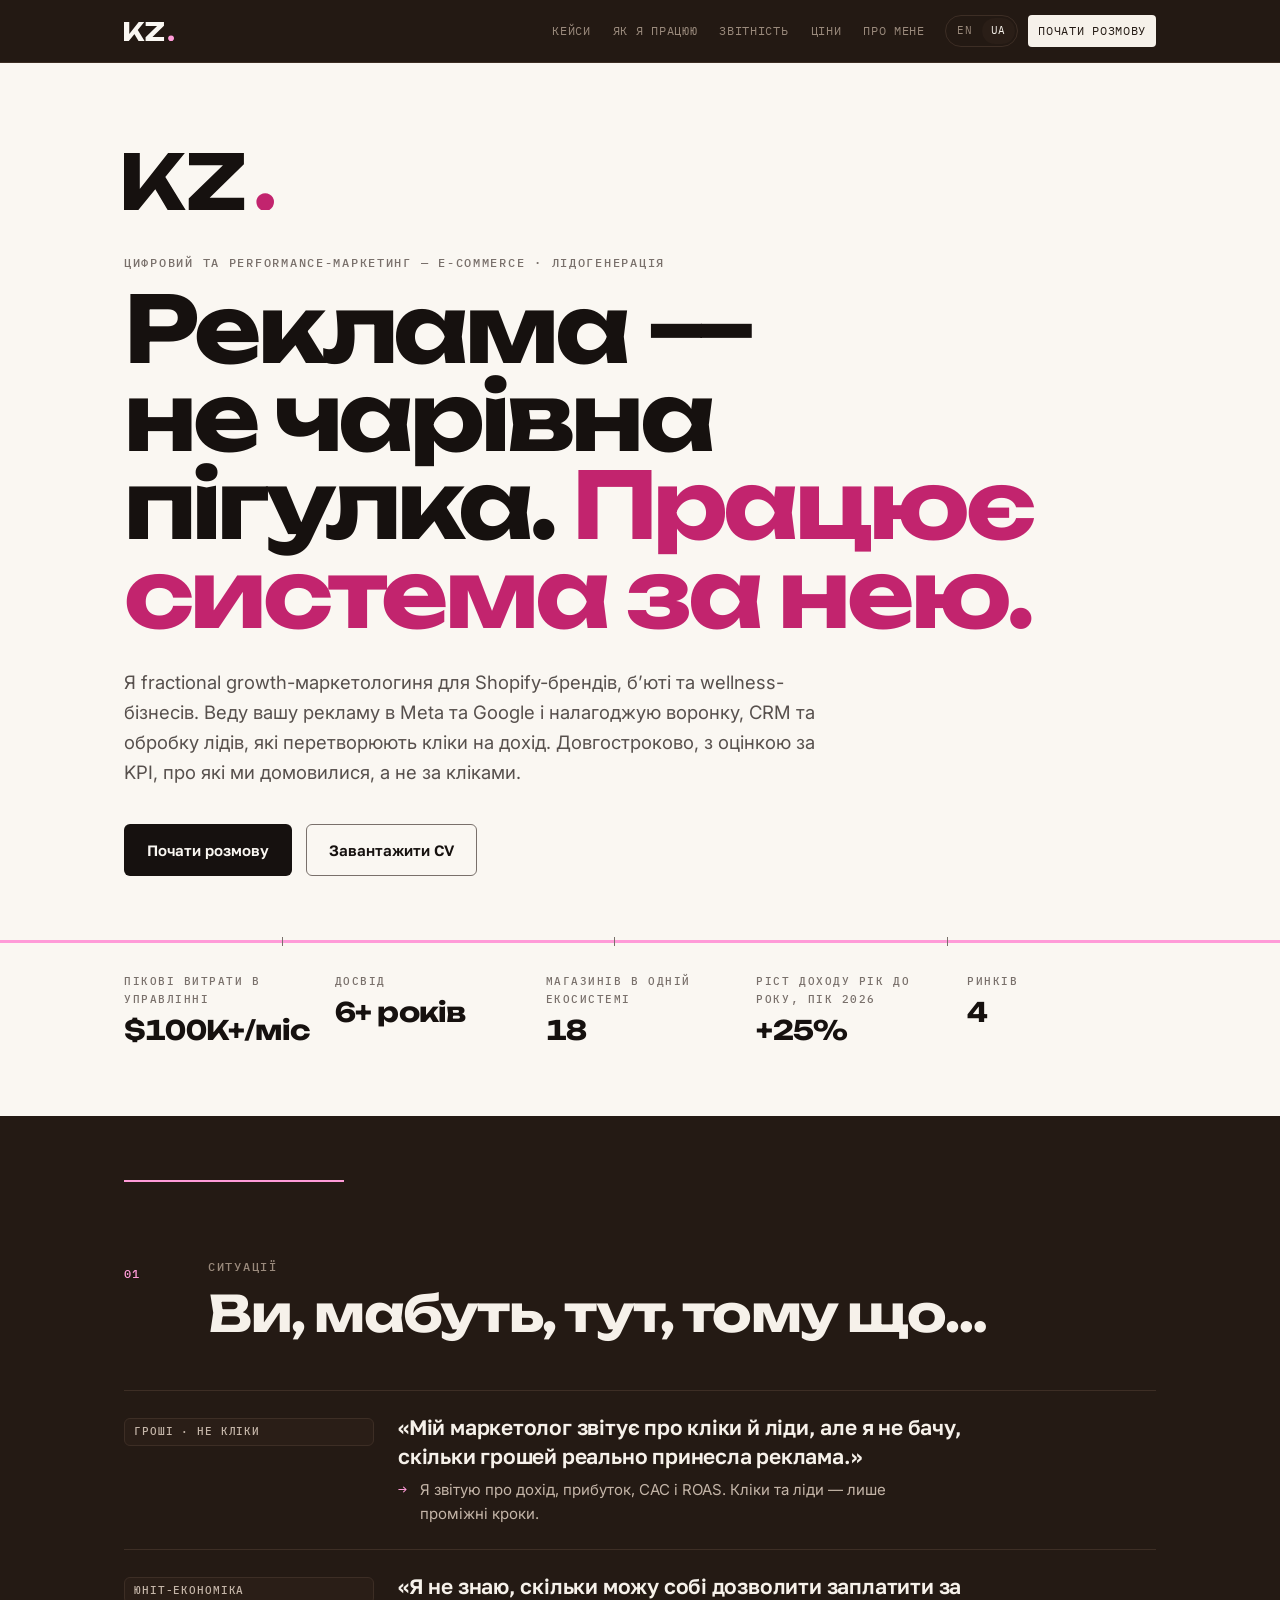
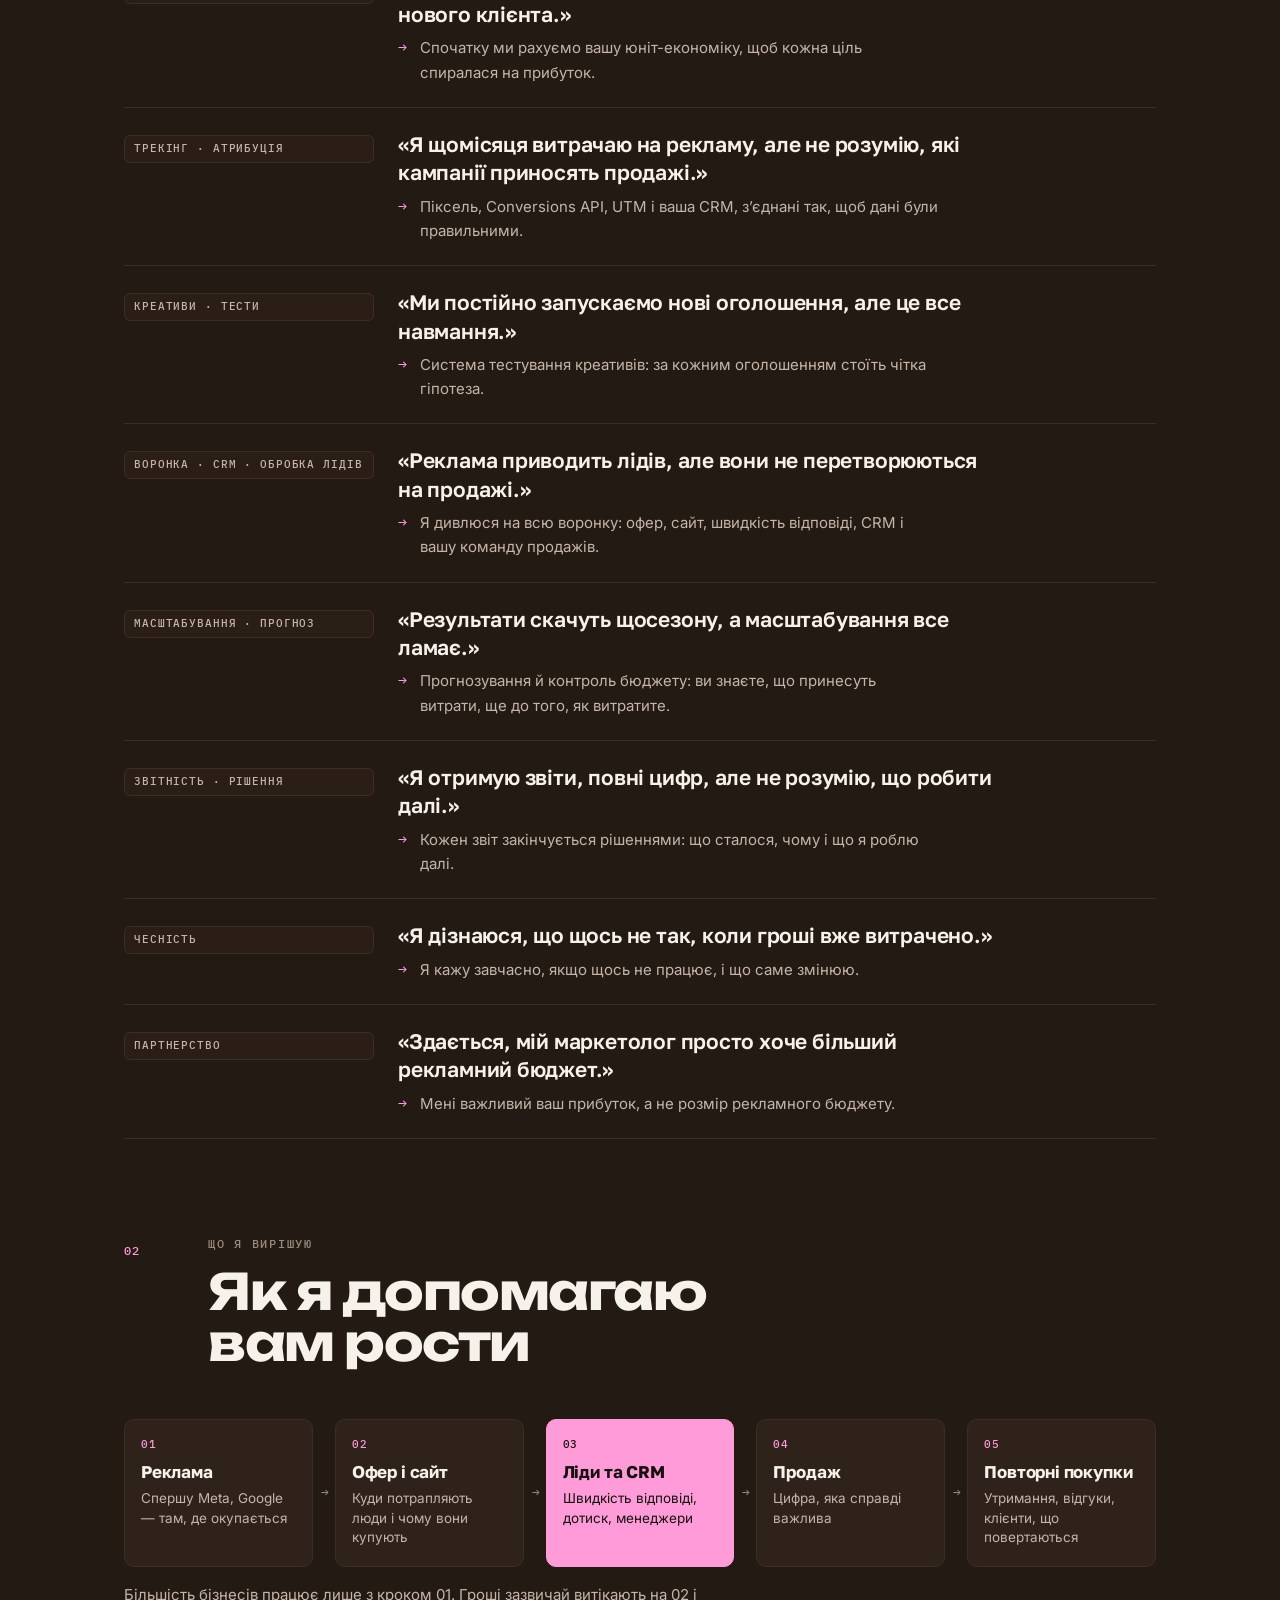
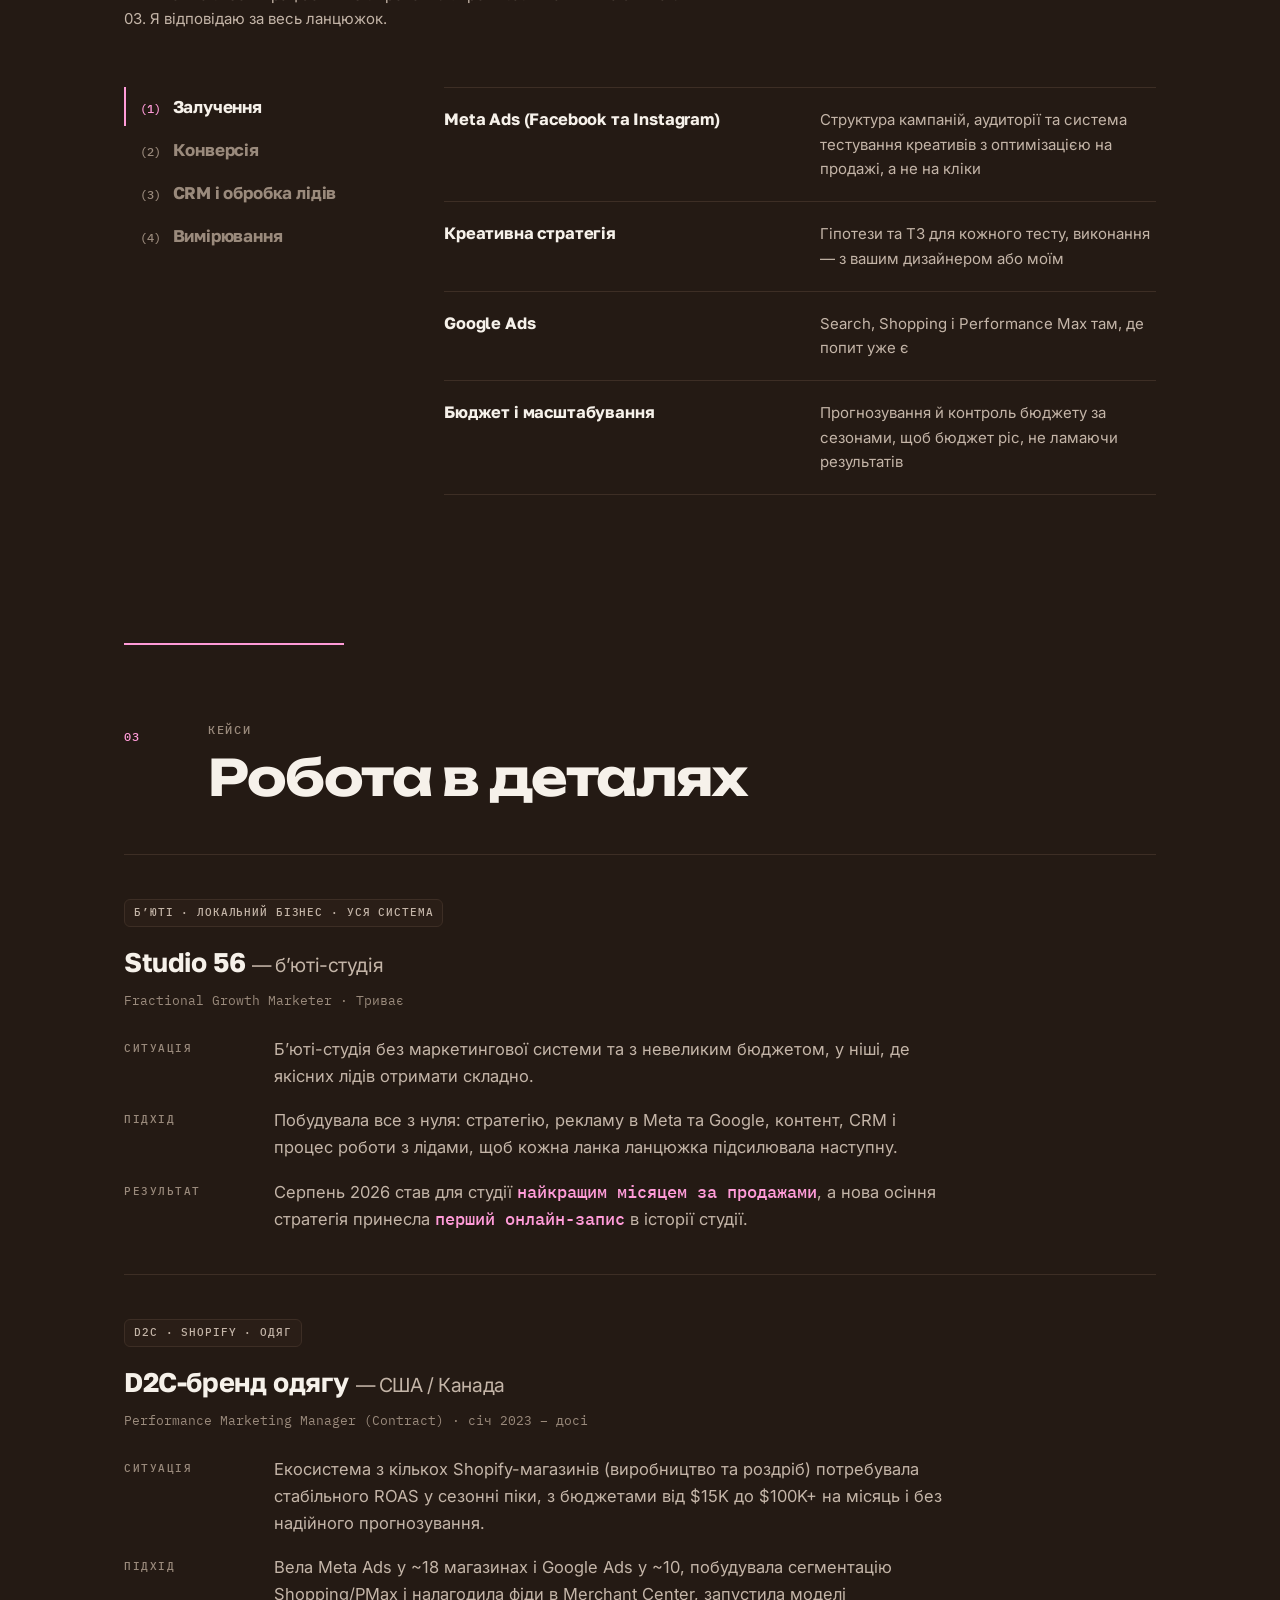
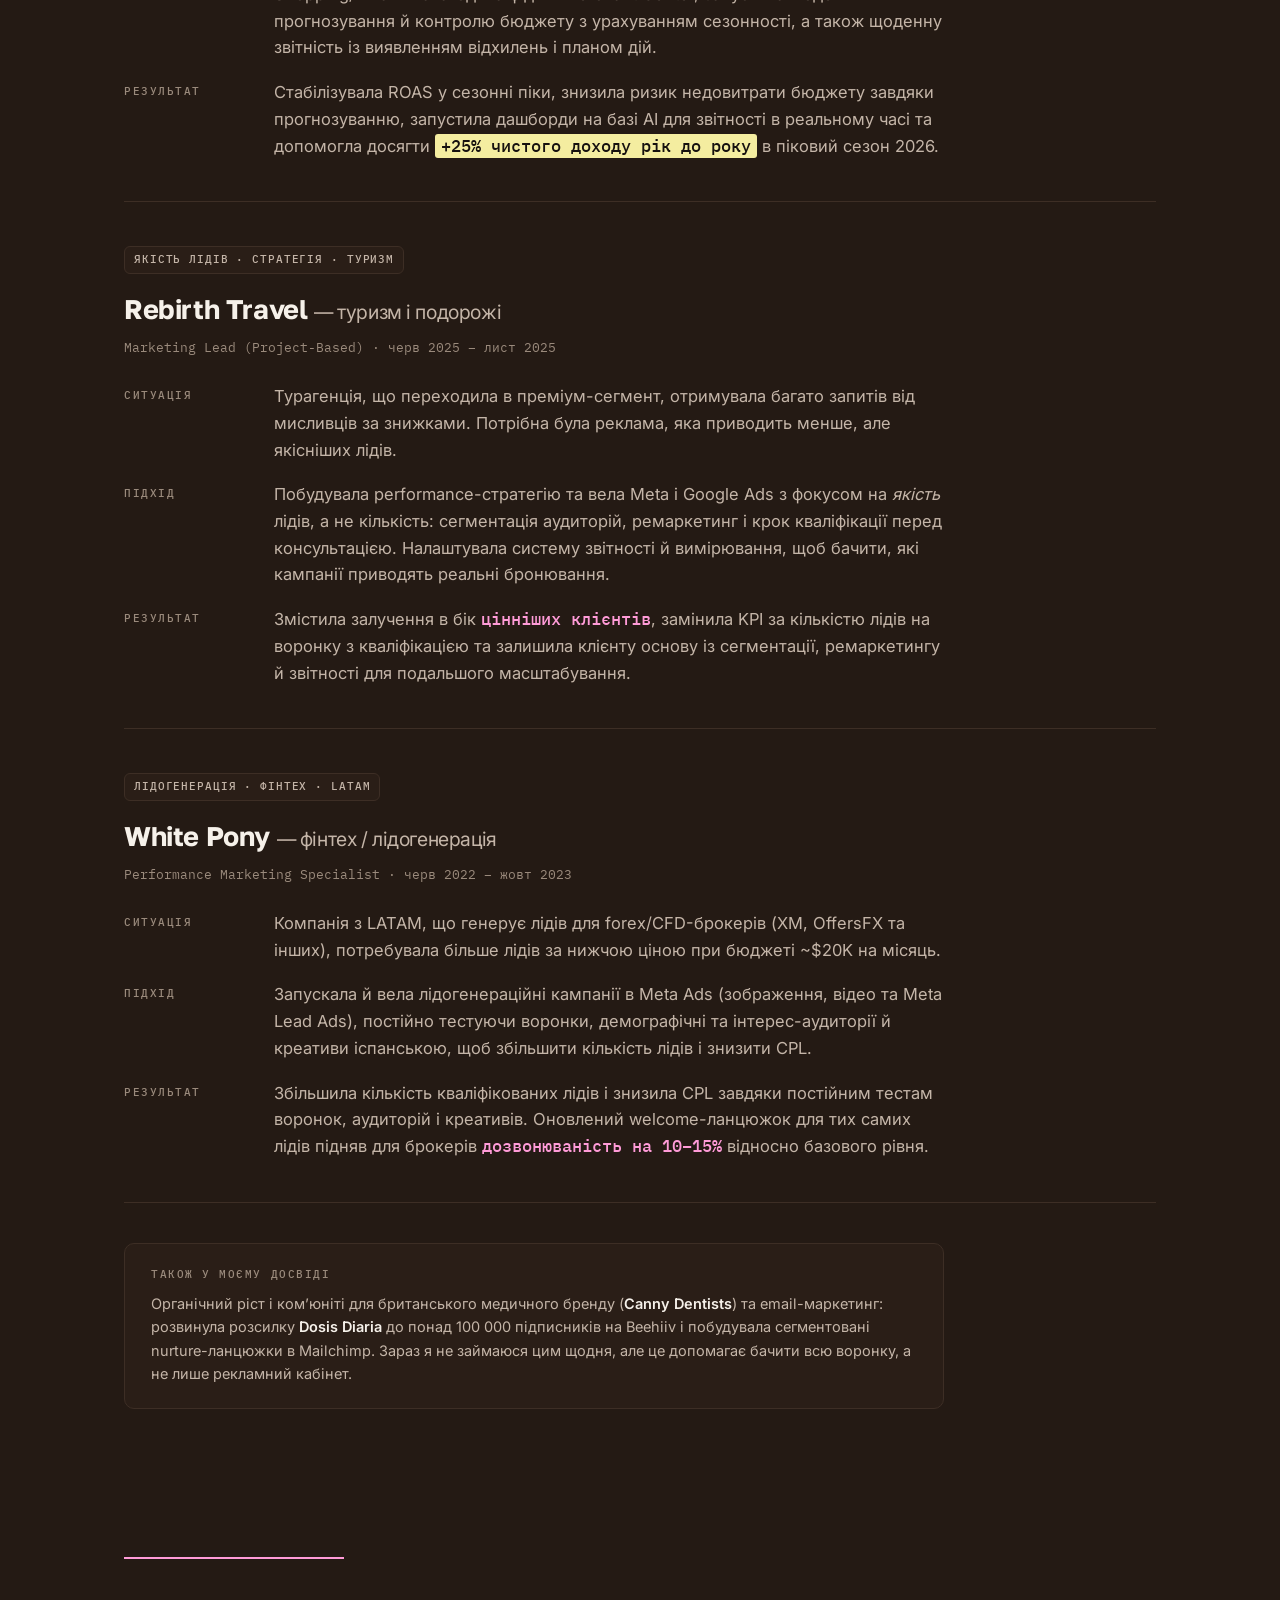
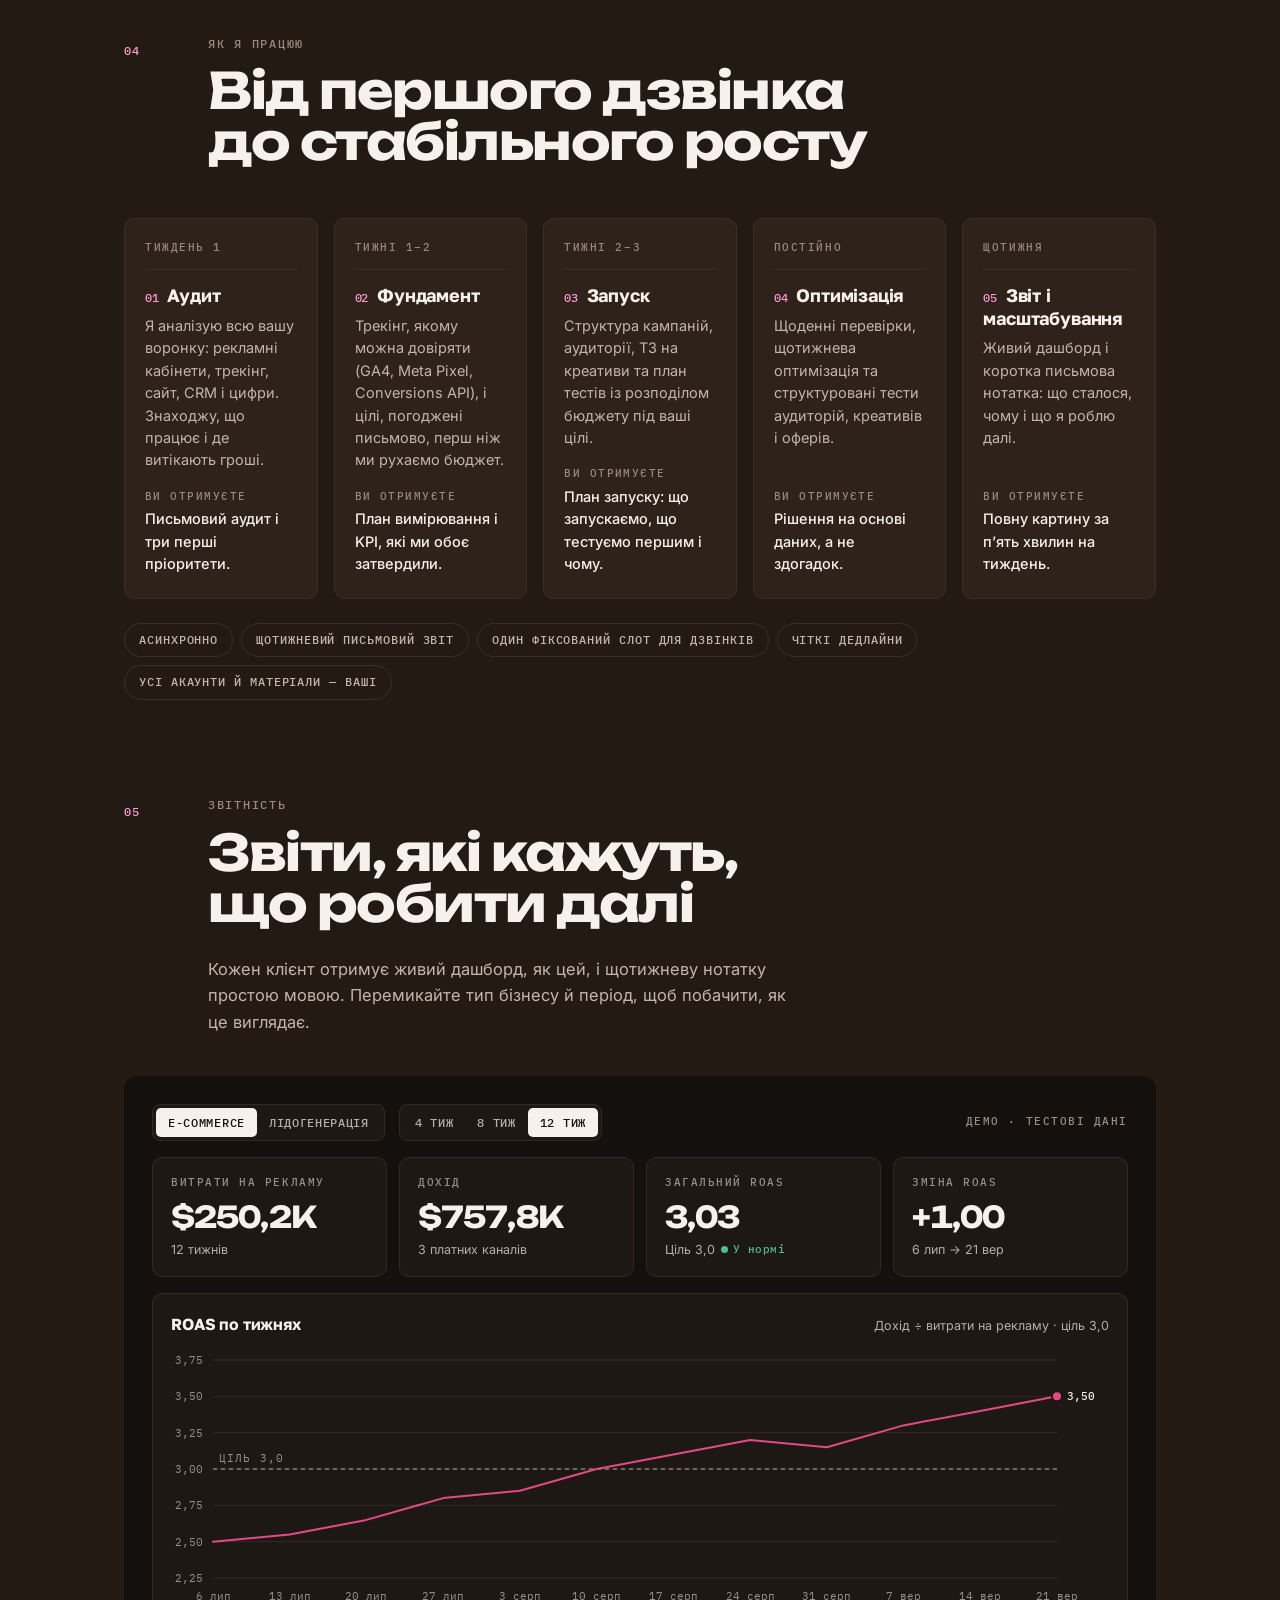
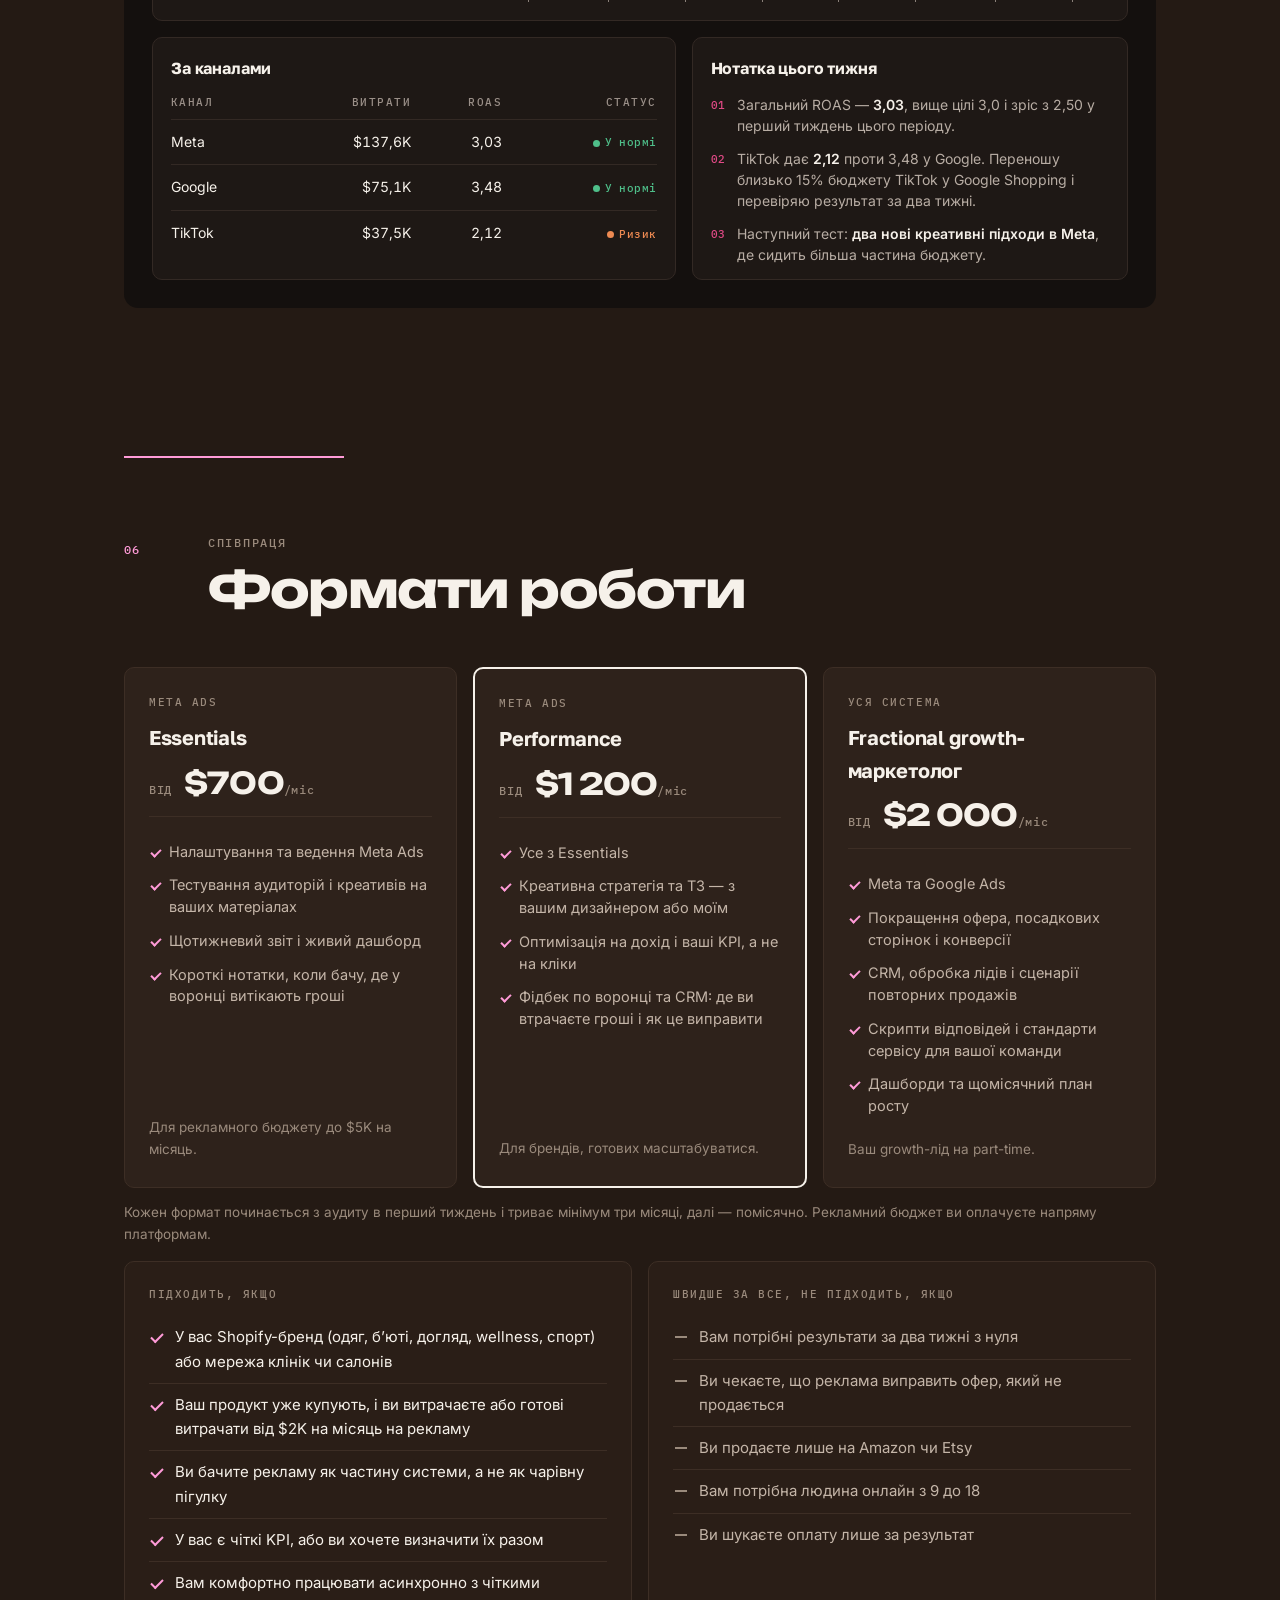
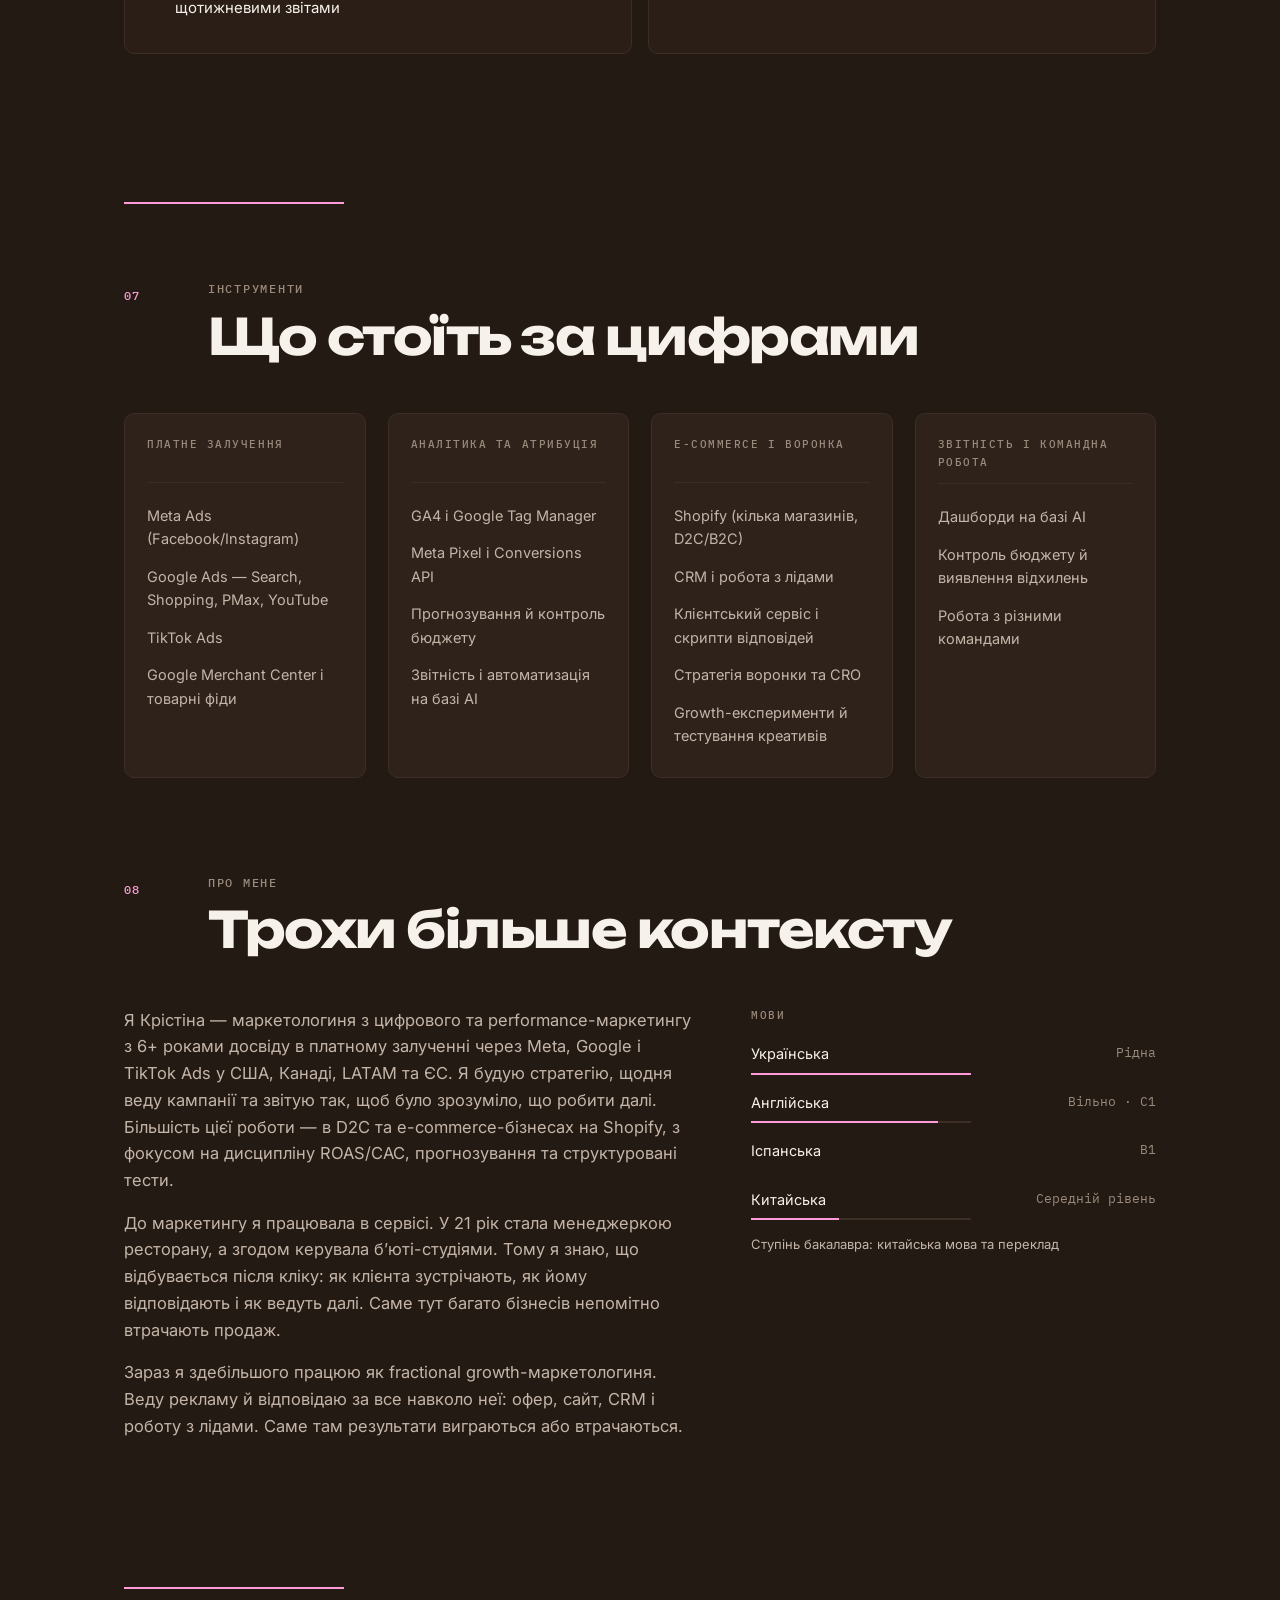
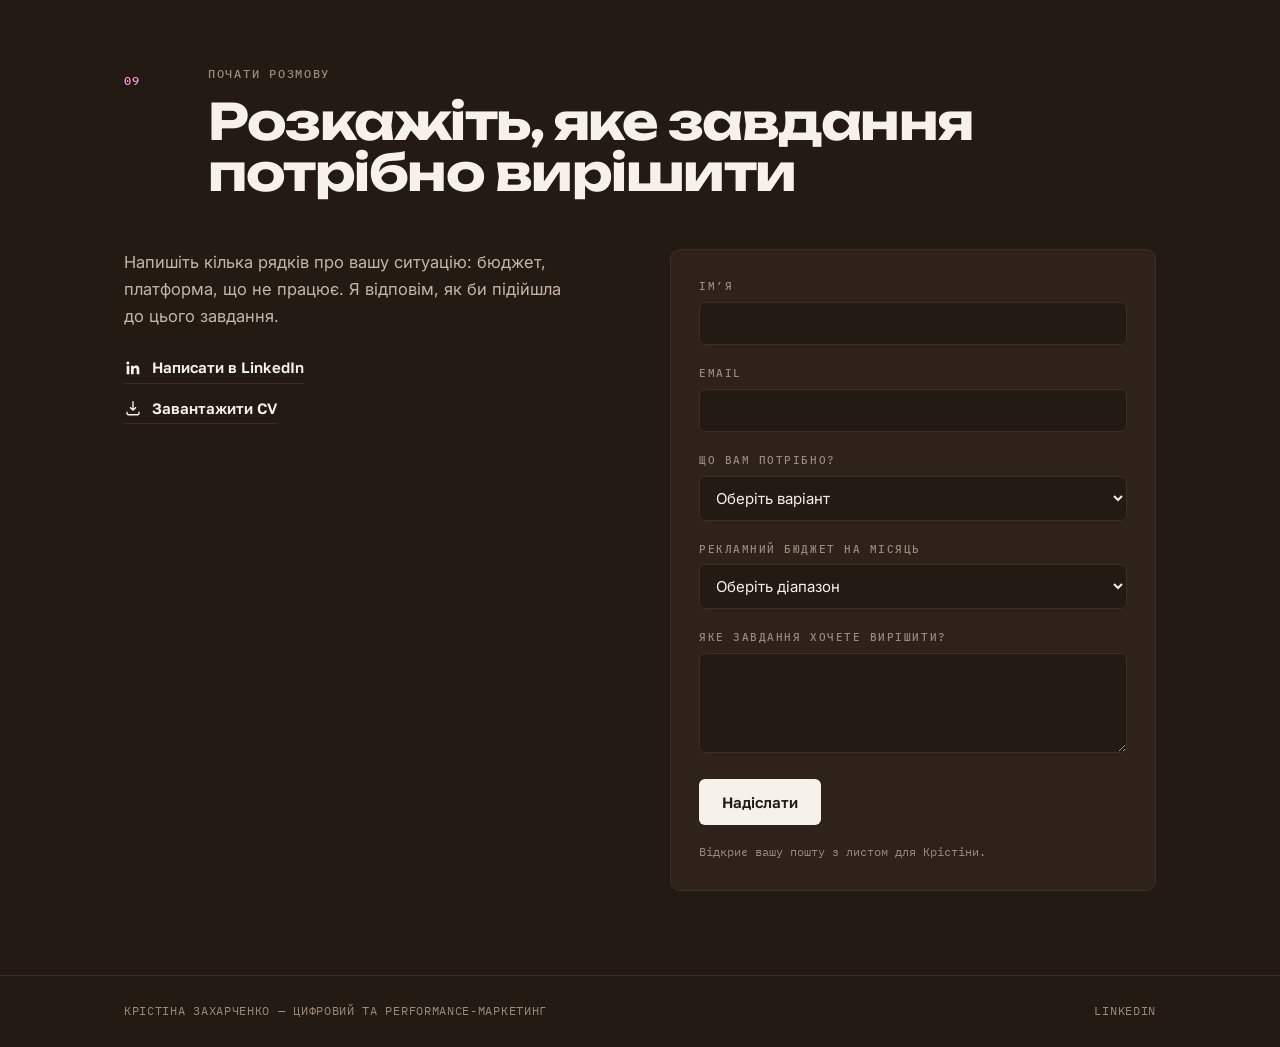
<file: ua/index.html>
<!DOCTYPE html>
<html lang="uk">
<head>
<meta charset="UTF-8">
<meta name="viewport" content="width=device-width, initial-scale=1.0">
<title>Крістіна Захарченко — цифровий та performance-маркетинг</title>
<meta name="description" content="Реклама — не чарівна пігулка. Працює система за нею. Growth-маркетинг і Meta Ads для Shopify-брендів, б’юті та wellness-бізнесів: реклама, воронка, CRM і звітність за KPI, які справді важливі.">
<meta property="og:title" content="Крістіна Захарченко — цифровий та performance-маркетинг">
<meta property="og:description" content="Реклама — не чарівна пігулка. Працює система за нею. Growth-маркетинг і Meta Ads для e-commerce та лідогенерації.">
<meta property="og:type" content="website">
<link rel="alternate" hreflang="en" href="https://kristyzakh.github.io/kristina-zakharchenko/">
<link rel="alternate" hreflang="uk" href="https://kristyzakh.github.io/kristina-zakharchenko/ua/">
<link rel="icon" href="../brand/logo/kz-favicon-small.svg">
<link rel="stylesheet" href="../brand/tokens.css">
<link rel="stylesheet" href="../styles.css">
</head>
<body>

<a class="skip-link" href="#main">Перейти до змісту</a>

<header class="site-header">
  <div class="wrap header-row">
    <a class="logo" href="#top" aria-label="Крістіна Захарченко, на початок сторінки">
      <img src="../brand/logo/kz-dot-cream.svg" alt="" width="92" height="35">
    </a>
    <nav class="site-nav" aria-label="Основна навігація">
      <a href="#cases">Кейси</a>
      <a href="#process">Як я працюю</a>
      <a href="#reporting">Звітність</a>
      <a href="#pricing">Ціни</a>
      <a href="#about">Про мене</a>
      <div class="lang-switch" aria-label="Мова">
        <a href="../" lang="en" hreflang="en">EN</a>
        <a href="./" lang="uk" hreflang="uk" aria-current="page">UA</a>
      </div>
      <a href="#contact" class="nav-cta">Почати розмову</a>
    </nav>
  </div>
</header>

<main id="main">

  <!-- HERO -->
  <section class="hero" id="top">
    <div class="wrap">
      <div class="hero-mark"><img src="../brand/logo/kz-dot-ink.svg" alt="" width="150" height="57"></div>
      <p class="eyebrow">Цифровий та performance-маркетинг — E-commerce · лідогенерація</p>
      <h1 class="hero-headline">Реклама — не чарівна пігулка. <em>Працює система за нею.</em></h1>
      <p class="hero-sub">Я fractional growth-маркетологиня для Shopify-брендів, б’юті та wellness-бізнесів. Веду вашу рекламу в Meta та Google і налагоджую воронку, CRM та обробку лідів, які перетворюють кліки на дохід. Довгостроково, з оцінкою за KPI, про які ми домовилися, а не за кліками.</p>
      <div class="hero-actions">
        <a href="#contact" class="btn btn-primary">Почати розмову</a>
        <a href="../assets/Kristina-Zakharchenko-CV.docx" class="btn btn-ghost" download>Завантажити CV</a>
      </div>
    </div>

    <div class="pacing-bar" role="presentation" aria-hidden="true">
      <span class="pacing-fill"></span>
      <span class="pacing-tick" style="left:22%"></span>
      <span class="pacing-tick" style="left:48%"></span>
      <span class="pacing-tick" style="left:74%"></span>
    </div>

    <div class="wrap">
      <dl class="kpi-ticker">
        <div class="kpi">
          <dt>Пікові витрати в управлінні</dt>
          <dd><span class="count-up" data-target="100" data-prefix="$" data-suffix="K+/міс">0</span></dd>
        </div>
        <div class="kpi">
          <dt>Досвід</dt>
          <dd><span class="count-up" data-target="6" data-suffix="+ років">0</span></dd>
        </div>
        <div class="kpi">
          <dt>Магазинів в одній екосистемі</dt>
          <dd><span class="count-up" data-target="18" data-suffix="">0</span></dd>
        </div>
        <div class="kpi">
          <dt>Ріст доходу рік до року, пік 2026</dt>
          <dd><span class="count-up" data-target="25" data-prefix="+" data-suffix="%">0</span></dd>
        </div>
        <div class="kpi">
          <dt>Ринків</dt>
          <dd><span class="count-up" data-target="4" data-suffix="">0</span></dd>
        </div>
      </dl>
    </div>
  </section>

  <div class="divider"><div class="wrap"><span class="pacing-bar pacing-bar--sm"><span class="pacing-fill"></span></span></div></div>

  <!-- SITUATIONS -->
  <section class="situations" id="situations">
    <div class="wrap">
      <div class="sec-head">
        <span class="sec-no">01</span>
        <div>
          <p class="eyebrow">Ситуації</p>
          <h2 class="section-title">Ви, мабуть, тут, тому що…</h2>
        </div>
      </div>
      <ul class="situation-log">
        <li>
          <span class="tag">Гроші · Не кліки</span>
          <div class="situation-text">
            <p class="situation-pain">«Мій маркетолог звітує про кліки й ліди, але я не бачу, скільки грошей реально принесла реклама.»</p>
            <p class="situation-answer">Я звітую про дохід, прибуток, CAC і ROAS. Кліки та ліди — лише проміжні кроки.</p>
          </div>
        </li>
        <li>
          <span class="tag">Юніт-економіка</span>
          <div class="situation-text">
            <p class="situation-pain">«Я не знаю, скільки можу собі дозволити заплатити за нового клієнта.»</p>
            <p class="situation-answer">Спочатку ми рахуємо вашу юніт-економіку, щоб кожна ціль спиралася на прибуток.</p>
          </div>
        </li>
        <li>
          <span class="tag">Трекінг · Атрибуція</span>
          <div class="situation-text">
            <p class="situation-pain">«Я щомісяця витрачаю на рекламу, але не розумію, які кампанії приносять продажі.»</p>
            <p class="situation-answer">Піксель, Conversions API, UTM і ваша CRM, з’єднані так, щоб дані були правильними.</p>
          </div>
        </li>
        <li>
          <span class="tag">Креативи · Тести</span>
          <div class="situation-text">
            <p class="situation-pain">«Ми постійно запускаємо нові оголошення, але це все навмання.»</p>
            <p class="situation-answer">Система тестування креативів: за кожним оголошенням стоїть чітка гіпотеза.</p>
          </div>
        </li>
        <li>
          <span class="tag">Воронка · CRM · Обробка лідів</span>
          <div class="situation-text">
            <p class="situation-pain">«Реклама приводить лідів, але вони не перетворюються на продажі.»</p>
            <p class="situation-answer">Я дивлюся на всю воронку: офер, сайт, швидкість відповіді, CRM і вашу команду продажів.</p>
          </div>
        </li>
        <li>
          <span class="tag">Масштабування · Прогноз</span>
          <div class="situation-text">
            <p class="situation-pain">«Результати скачуть щосезону, а масштабування все ламає.»</p>
            <p class="situation-answer">Прогнозування й контроль бюджету: ви знаєте, що принесуть витрати, ще до того, як витратите.</p>
          </div>
        </li>
        <li>
          <span class="tag">Звітність · Рішення</span>
          <div class="situation-text">
            <p class="situation-pain">«Я отримую звіти, повні цифр, але не розумію, що робити далі.»</p>
            <p class="situation-answer">Кожен звіт закінчується рішеннями: що сталося, чому і що я роблю далі.</p>
          </div>
        </li>
        <li>
          <span class="tag">Чесність</span>
          <div class="situation-text">
            <p class="situation-pain">«Я дізнаюся, що щось не так, коли гроші вже витрачено.»</p>
            <p class="situation-answer">Я кажу завчасно, якщо щось не працює, і що саме змінюю.</p>
          </div>
        </li>
        <li>
          <span class="tag">Партнерство</span>
          <div class="situation-text">
            <p class="situation-pain">«Здається, мій маркетолог просто хоче більший рекламний бюджет.»</p>
            <p class="situation-answer">Мені важливий ваш прибуток, а не розмір рекламного бюджету.</p>
          </div>
        </li>
      </ul>
    </div>
  </section>

  <!-- SERVICES -->
  <section class="services" id="jobs">
    <div class="wrap">
      <div class="sec-head">
        <span class="sec-no">02</span>
        <div>
          <p class="eyebrow">Що я вирішую</p>
          <h2 class="section-title">Як я допомагаю вам рости</h2>
        </div>
      </div>

      <ol class="system-flow" aria-label="Система росту">
        <li><span class="flow-no">01</span><strong>Реклама</strong><span>Спершу Meta, Google — там, де окупається</span></li>
        <li><span class="flow-no">02</span><strong>Офер і сайт</strong><span>Куди потрапляють люди і чому вони купують</span></li>
        <li class="is-leak"><span class="flow-no">03</span><strong>Ліди та CRM</strong><span>Швидкість відповіді, дотиск, менеджери</span></li>
        <li><span class="flow-no">04</span><strong>Продаж</strong><span>Цифра, яка справді важлива</span></li>
        <li><span class="flow-no">05</span><strong>Повторні покупки</strong><span>Утримання, відгуки, клієнти, що повертаються</span></li>
      </ol>
      <p class="flow-note">Більшість бізнесів працює лише з кроком 01. Гроші зазвичай витікають на 02 і 03. Я відповідаю за весь ланцюжок.</p>

      <div class="services-layout">
        <nav class="service-nav" aria-label="Категорії послуг">
          <button class="service-nav-item is-active" data-category="acquisition" aria-current="true">
            <span class="service-num">(1)</span> Залучення
          </button>
          <button class="service-nav-item" data-category="conversion">
            <span class="service-num">(2)</span> Конверсія
          </button>
          <button class="service-nav-item" data-category="crm">
            <span class="service-num">(3)</span> CRM і обробка лідів
          </button>
          <button class="service-nav-item" data-category="measurement">
            <span class="service-num">(4)</span> Вимірювання
          </button>
        </nav>

        <div class="service-panels">
          <div class="service-panel is-active" data-panel="acquisition">
            <div class="service-row">
              <h3>Meta Ads (Facebook та Instagram)</h3>
              <p>Структура кампаній, аудиторії та система тестування креативів з оптимізацією на продажі, а не на кліки</p>
            </div>
            <div class="service-row">
              <h3>Креативна стратегія</h3>
              <p>Гіпотези та ТЗ для кожного тесту, виконання — з вашим дизайнером або моїм</p>
            </div>
            <div class="service-row">
              <h3>Google Ads</h3>
              <p>Search, Shopping і Performance Max там, де попит уже є</p>
            </div>
            <div class="service-row">
              <h3>Бюджет і масштабування</h3>
              <p>Прогнозування й контроль бюджету за сезонами, щоб бюджет ріс, не ламаючи результатів</p>
            </div>
          </div>

          <div class="service-panel" data-panel="conversion">
            <div class="service-row">
              <h3>Офер і посадкові сторінки</h3>
              <p>Щоб сторінка відповідала оголошенню й давала причину купити зараз</p>
            </div>
            <div class="service-row">
              <h3>Перевірка Shopify-магазину</h3>
              <p>Картки товарів, чекаут і швидкість: місця, де платний трафік згорає</p>
            </div>
            <div class="service-row">
              <h3>Сценарії онлайн-запису</h3>
              <p>Для клінік і салонів: менше кроків між оголошенням і підтвердженим записом</p>
            </div>
          </div>

          <div class="service-panel" data-panel="crm">
            <div class="service-row">
              <h3>Робота з лідами</h3>
              <p>Як швидко ліду відповідають, хто дотискає і що саме кажуть. Саме тут втрачається найбільше грошей.</p>
            </div>
            <div class="service-row">
              <h3>Налаштування CRM і воронки продажів</h3>
              <p>Кожен лід відстежується від оголошення до продажу, тож ми бачимо, які кампанії справді окупаються</p>
            </div>
            <div class="service-row">
              <h3>Стандарти клієнтського сервісу</h3>
              <p>Скрипти відповідей, час реакції та правила дотиску для адміністраторів і менеджерів — від людини, яка сама керувала рецепцією</p>
            </div>
            <div class="service-row">
              <h3>Повторні продажі й утримання</h3>
              <p>Нагадування, пропозиції для постійних клієнтів і email-ланцюжки, що повертають людей</p>
            </div>
          </div>

          <div class="service-panel" data-panel="measurement">
            <div class="service-row">
              <h3>Трекінг, якому можна довіряти</h3>
              <p>GA4, Meta Pixel, Conversions API та UTM, з’єднані з вашою CRM або Shopify</p>
            </div>
            <div class="service-row">
              <h3>KPI та юніт-економіка</h3>
              <p>Скільки вам приносить клієнт і скільки ви можете заплатити, щоб його залучити</p>
            </div>
            <div class="service-row">
              <h3>Живі дашборди</h3>
              <p>Звітність у реальному часі та щотижнева нотатка: що сталося і що далі</p>
            </div>
          </div>
        </div>
      </div>
    </div>
  </section>

  <div class="divider"><div class="wrap"><span class="pacing-bar pacing-bar--sm"><span class="pacing-fill"></span></span></div></div>

  <!-- CASE STUDIES -->
  <section class="cases" id="cases">
    <div class="wrap">
      <div class="sec-head">
        <span class="sec-no">03</span>
        <div>
          <p class="eyebrow">Кейси</p>
          <h2 class="section-title">Робота в деталях</h2>
        </div>
      </div>

      <article class="case" id="case-studio56">
        <header class="case-head">
          <span class="tag">Б’юті · Локальний бізнес · Уся система</span>
          <h3>Studio 56 <span class="case-region">— б’юті-студія</span></h3>
          <p class="case-role">Fractional Growth Marketer · Триває</p>
        </header>
        <div class="case-body">
          <div class="case-row">
            <span class="case-label">Ситуація</span>
            <p>Б’юті-студія без маркетингової системи та з невеликим бюджетом, у ніші, де якісних лідів отримати складно.</p>
          </div>
          <div class="case-row">
            <span class="case-label">Підхід</span>
            <p>Побудувала все з нуля: стратегію, рекламу в Meta та Google, контент, CRM і процес роботи з лідами, щоб кожна ланка ланцюжка підсилювала наступну.</p>
          </div>
          <div class="case-row">
            <span class="case-label">Результат</span>
            <p>Серпень 2026 став для студії <strong class="stat">найкращим місяцем за продажами</strong>, а нова осіння стратегія принесла <strong class="stat">перший онлайн-запис</strong> в історії студії.</p>
          </div>
        </div>
      </article>

      <article class="case" id="case-roas">
        <header class="case-head">
          <span class="tag">D2C · Shopify · Одяг</span>
          <h3>D2C-бренд одягу <span class="case-region">— США / Канада</span></h3>
          <p class="case-role">Performance Marketing Manager (Contract) · січ 2023 – досі</p>
        </header>
        <div class="case-body">
          <div class="case-row">
            <span class="case-label">Ситуація</span>
            <p>Екосистема з кількох Shopify-магазинів (виробництво та роздріб) потребувала стабільного ROAS у сезонні піки, з бюджетами від $15K до $100K+ на місяць і без надійного прогнозування.</p>
          </div>
          <div class="case-row">
            <span class="case-label">Підхід</span>
            <p>Вела Meta Ads у ~18 магазинах і Google Ads у ~10, побудувала сегментацію Shopping/PMax і налагодила фіди в Merchant Center, запустила моделі прогнозування й контролю бюджету з урахуванням сезонності, а також щоденну звітність із виявленням відхилень і планом дій.</p>
          </div>
          <div class="case-row">
            <span class="case-label">Результат</span>
            <p>Стабілізувала ROAS у сезонні піки, знизила ризик недовитрати бюджету завдяки прогнозуванню, запустила дашборди на базі AI для звітності в реальному часі та допомогла досягти <strong class="stat stat--spark">+25% чистого доходу рік до року</strong> в піковий сезон 2026.</p>
          </div>
        </div>
      </article>

      <article class="case" id="case-rebrand">
        <header class="case-head">
          <span class="tag">Якість лідів · Стратегія · Туризм</span>
          <h3>Rebirth Travel <span class="case-region">— туризм і подорожі</span></h3>
          <p class="case-role">Marketing Lead (Project-Based) · черв 2025 – лист 2025</p>
        </header>
        <div class="case-body">
          <div class="case-row">
            <span class="case-label">Ситуація</span>
            <p>Турагенція, що переходила в преміум-сегмент, отримувала багато запитів від мисливців за знижками. Потрібна була реклама, яка приводить менше, але якісніших лідів.</p>
          </div>
          <div class="case-row">
            <span class="case-label">Підхід</span>
            <p>Побудувала performance-стратегію та вела Meta і Google Ads з фокусом на <em>якість</em> лідів, а не кількість: сегментація аудиторій, ремаркетинг і крок кваліфікації перед консультацією. Налаштувала систему звітності й вимірювання, щоб бачити, які кампанії приводять реальні бронювання.</p>
          </div>
          <div class="case-row">
            <span class="case-label">Результат</span>
            <p>Змістила залучення в бік <strong class="stat">цінніших клієнтів</strong>, замінила KPI за кількістю лідів на воронку з кваліфікацією та залишила клієнту основу із сегментації, ремаркетингу й звітності для подальшого масштабування.</p>
          </div>
        </div>
      </article>

      <article class="case" id="case-leadgen">
        <header class="case-head">
          <span class="tag">Лідогенерація · Фінтех · LATAM</span>
          <h3>White Pony <span class="case-region">— фінтех / лідогенерація</span></h3>
          <p class="case-role">Performance Marketing Specialist · черв 2022 – жовт 2023</p>
        </header>
        <div class="case-body">
          <div class="case-row">
            <span class="case-label">Ситуація</span>
            <p>Компанія з LATAM, що генерує лідів для forex/CFD-брокерів (XM, OffersFX та інших), потребувала більше лідів за нижчою ціною при бюджеті ~$20K на місяць.</p>
          </div>
          <div class="case-row">
            <span class="case-label">Підхід</span>
            <p>Запускала й вела лідогенераційні кампанії в Meta Ads (зображення, відео та Meta Lead Ads), постійно тестуючи воронки, демографічні та інтерес-аудиторії й креативи іспанською, щоб збільшити кількість лідів і знизити CPL.</p>
          </div>
          <div class="case-row">
            <span class="case-label">Результат</span>
            <p>Збільшила кількість кваліфікованих лідів і знизила CPL завдяки постійним тестам воронок, аудиторій і креативів. Оновлений welcome-ланцюжок для тих самих лідів підняв для брокерів <strong class="stat">дозвонюваність на 10–15%</strong> відносно базового рівня.</p>
          </div>
        </div>
      </article>

      <div class="also">
        <p class="also-label">Також у моєму досвіді</p>
        <p class="also-text">Органічний ріст і ком’юніті для британського медичного бренду (<strong>Canny Dentists</strong>) та email-маркетинг: розвинула розсилку <strong>Dosis Diaria</strong> до понад 100&nbsp;000 підписників на Beehiiv і побудувала сегментовані nurture-ланцюжки в Mailchimp. Зараз я не займаюся цим щодня, але це допомагає бачити всю воронку, а не лише рекламний кабінет.</p>
      </div>

    </div>
  </section>

  <div class="divider"><div class="wrap"><span class="pacing-bar pacing-bar--sm"><span class="pacing-fill"></span></span></div></div>

  <!-- PROCESS -->
  <section class="process" id="process">
    <div class="wrap">
      <div class="sec-head">
        <span class="sec-no">04</span>
        <div>
          <p class="eyebrow">Як я працюю</p>
          <h2 class="section-title">Від першого дзвінка до стабільного росту</h2>
        </div>
      </div>

      <ol class="steps">
        <li class="step">
          <span class="step-when">Тиждень 1</span>
          <h3><span class="step-no">01</span> Аудит</h3>
          <p>Я аналізую всю вашу воронку: рекламні кабінети, трекінг, сайт, CRM і цифри. Знаходжу, що працює і де витікають гроші.</p>
          <p class="step-get"><span>Ви отримуєте</span> Письмовий аудит і три перші пріоритети.</p>
        </li>
        <li class="step">
          <span class="step-when">Тижні 1–2</span>
          <h3><span class="step-no">02</span> Фундамент</h3>
          <p>Трекінг, якому можна довіряти (GA4, Meta Pixel, Conversions API), і цілі, погоджені письмово, перш ніж ми рухаємо бюджет.</p>
          <p class="step-get"><span>Ви отримуєте</span> План вимірювання і KPI, які ми обоє затвердили.</p>
        </li>
        <li class="step">
          <span class="step-when">Тижні 2–3</span>
          <h3><span class="step-no">03</span> Запуск</h3>
          <p>Структура кампаній, аудиторії, ТЗ на креативи та план тестів із розподілом бюджету під ваші цілі.</p>
          <p class="step-get"><span>Ви отримуєте</span> План запуску: що запускаємо, що тестуємо першим і чому.</p>
        </li>
        <li class="step">
          <span class="step-when">Постійно</span>
          <h3><span class="step-no">04</span> Оптимізація</h3>
          <p>Щоденні перевірки, щотижнева оптимізація та структуровані тести аудиторій, креативів і оферів.</p>
          <p class="step-get"><span>Ви отримуєте</span> Рішення на основі даних, а не здогадок.</p>
        </li>
        <li class="step">
          <span class="step-when">Щотижня</span>
          <h3><span class="step-no">05</span> Звіт і масштабування</h3>
          <p>Живий дашборд і коротка письмова нотатка: що сталося, чому і що я роблю далі.</p>
          <p class="step-get"><span>Ви отримуєте</span> Повну картину за п’ять хвилин на тиждень.</p>
        </li>
      </ol>

      <ul class="work-style" aria-label="Формат роботи">
        <li>Асинхронно</li>
        <li>Щотижневий письмовий звіт</li>
        <li>Один фіксований слот для дзвінків</li>
        <li>Чіткі дедлайни</li>
        <li>Усі акаунти й матеріали — ваші</li>
      </ul>
    </div>
  </section>

  <!-- REPORTING DEMO -->
  <section class="reporting" id="reporting">
    <div class="wrap">
      <div class="sec-head">
        <span class="sec-no">05</span>
        <div>
          <p class="eyebrow">Звітність</p>
          <h2 class="section-title">Звіти, які кажуть, що робити далі</h2>
        </div>
      </div>
      <p class="sec-lead">Кожен клієнт отримує живий дашборд, як цей, і щотижневу нотатку простою мовою. Перемикайте тип бізнесу й період, щоб побачити, як це виглядає.</p>

      <div class="dash" id="dash">
        <div class="dash-bar">
          <div class="seg" role="group" aria-label="Тип бізнесу">
            <button type="button" class="seg-btn is-active" data-mode="ecom" aria-pressed="true">E-commerce</button>
            <button type="button" class="seg-btn" data-mode="lead" aria-pressed="false">Лідогенерація</button>
          </div>
          <div class="seg" role="group" aria-label="Період">
            <button type="button" class="seg-btn" data-range="4" aria-pressed="false">4 тиж</button>
            <button type="button" class="seg-btn" data-range="8" aria-pressed="false">8 тиж</button>
            <button type="button" class="seg-btn is-active" data-range="12" aria-pressed="true">12 тиж</button>
          </div>
          <span class="dash-demo">Демо · тестові дані</span>
        </div>

        <dl class="dash-kpis" id="dash-kpis"></dl>

        <div class="dash-chart-card">
          <div class="dash-chart-head">
            <h3 id="dash-chart-title">ROAS по тижнях</h3>
            <span class="dash-chart-note" id="dash-chart-note"></span>
          </div>
          <div class="dash-chart" id="dash-chart"></div>
          <table class="sr-only" id="dash-table"></table>
        </div>

        <div class="dash-lower">
          <div class="dash-panel">
            <h3 class="dash-panel-title">За каналами</h3>
            <table class="dash-channels" id="dash-channels"></table>
          </div>
          <div class="dash-panel">
            <h3 class="dash-panel-title">Нотатка цього тижня</h3>
            <ol class="dash-notes" id="dash-notes"></ol>
          </div>
        </div>
      </div>
    </div>
  </section>

  <div class="divider"><div class="wrap"><span class="pacing-bar pacing-bar--sm"><span class="pacing-fill"></span></span></div></div>

  <!-- PRICING & FIT -->
  <section class="pricing" id="pricing">
    <div class="wrap">
      <div class="sec-head">
        <span class="sec-no">06</span>
        <div>
          <p class="eyebrow">Співпраця</p>
          <h2 class="section-title">Формати роботи</h2>
        </div>
      </div>

      <div class="formats">
        <article class="format">
          <p class="format-kind">Meta Ads</p>
          <h3>Essentials</h3>
          <p class="format-price"><span>від</span> $700<span>/міс</span></p>
          <ul class="format-list">
            <li>Налаштування та ведення Meta Ads</li>
            <li>Тестування аудиторій і креативів на ваших матеріалах</li>
            <li>Щотижневий звіт і живий дашборд</li>
            <li>Короткі нотатки, коли бачу, де у воронці витікають гроші</li>
          </ul>
          <p class="format-small">Для рекламного бюджету до $5K на місяць.</p>
        </article>
        <article class="format format--main">
          <p class="format-kind">Meta Ads</p>
          <h3>Performance</h3>
          <p class="format-price"><span>від</span> $1&nbsp;200<span>/міс</span></p>
          <ul class="format-list">
            <li>Усе з Essentials</li>
            <li>Креативна стратегія та ТЗ — з вашим дизайнером або моїм</li>
            <li>Оптимізація на дохід і ваші KPI, а не на кліки</li>
            <li>Фідбек по воронці та CRM: де ви втрачаєте гроші і як це виправити</li>
          </ul>
          <p class="format-small">Для брендів, готових масштабуватися.</p>
        </article>
        <article class="format">
          <p class="format-kind">Уся система</p>
          <h3>Fractional growth-маркетолог</h3>
          <p class="format-price"><span>від</span> $2&nbsp;000<span>/міс</span></p>
          <ul class="format-list">
            <li>Meta та Google Ads</li>
            <li>Покращення офера, посадкових сторінок і конверсії</li>
            <li>CRM, обробка лідів і сценарії повторних продажів</li>
            <li>Скрипти відповідей і стандарти сервісу для вашої команди</li>
            <li>Дашборди та щомісячний план росту</li>
          </ul>
          <p class="format-small">Ваш growth-лід на part-time.</p>
        </article>
      </div>
      <p class="formats-note">Кожен формат починається з аудиту в перший тиждень і триває мінімум три місяці, далі — помісячно. Рекламний бюджет ви оплачуєте напряму платформам.</p>

      <div class="fit">
        <div class="fit-col">
          <h3>Підходить, якщо</h3>
          <ul>
            <li>У вас Shopify-бренд (одяг, б’юті, догляд, wellness, спорт) або мережа клінік чи салонів</li>
            <li>Ваш продукт уже купують, і ви витрачаєте або готові витрачати від $2K на місяць на рекламу</li>
            <li>Ви бачите рекламу як частину системи, а не як чарівну пігулку</li>
            <li>У вас є чіткі KPI, або ви хочете визначити їх разом</li>
            <li>Вам комфортно працювати асинхронно з чіткими щотижневими звітами</li>
          </ul>
        </div>
        <div class="fit-col fit-col--no">
          <h3>Швидше за все, не підходить, якщо</h3>
          <ul>
            <li>Вам потрібні результати за два тижні з нуля</li>
            <li>Ви чекаєте, що реклама виправить офер, який не продається</li>
            <li>Ви продаєте лише на Amazon чи Etsy</li>
            <li>Вам потрібна людина онлайн з 9 до 18</li>
            <li>Ви шукаєте оплату лише за результат</li>
          </ul>
        </div>
      </div>
    </div>
  </section>

  <div class="divider"><div class="wrap"><span class="pacing-bar pacing-bar--sm"><span class="pacing-fill"></span></span></div></div>

  <!-- COMPETENCIES -->
  <section class="competencies" id="competencies">
    <div class="wrap">
      <div class="sec-head">
        <span class="sec-no">07</span>
        <div>
          <p class="eyebrow">Інструменти</p>
          <h2 class="section-title">Що стоїть за цифрами</h2>
        </div>
      </div>
      <div class="comp-grid">
        <div class="comp-group">
          <h3>Платне залучення</h3>
          <ul class="chip-list">
            <li>Meta Ads (Facebook/Instagram)</li>
            <li>Google Ads — Search, Shopping, PMax, YouTube</li>
            <li>TikTok Ads</li>
            <li>Google Merchant Center і товарні фіди</li>
          </ul>
        </div>
        <div class="comp-group">
          <h3>Аналітика та атрибуція</h3>
          <ul class="chip-list">
            <li>GA4 і Google Tag Manager</li>
            <li>Meta Pixel і Conversions API</li>
            <li>Прогнозування й контроль бюджету</li>
            <li>Звітність і автоматизація на базі AI</li>
          </ul>
        </div>
        <div class="comp-group">
          <h3>E-commerce і воронка</h3>
          <ul class="chip-list">
            <li>Shopify (кілька магазинів, D2C/B2C)</li>
            <li>CRM і робота з лідами</li>
            <li>Клієнтський сервіс і скрипти відповідей</li>
            <li>Стратегія воронки та CRO</li>
            <li>Growth-експерименти й тестування креативів</li>
          </ul>
        </div>
        <div class="comp-group">
          <h3>Звітність і командна робота</h3>
          <ul class="chip-list">
            <li>Дашборди на базі AI</li>
            <li>Контроль бюджету й виявлення відхилень</li>
            <li>Робота з різними командами</li>
          </ul>
        </div>
      </div>
    </div>
  </section>

  <!-- ABOUT -->
  <section class="about" id="about">
    <div class="wrap">
      <div class="sec-head">
        <span class="sec-no">08</span>
        <div>
          <p class="eyebrow">Про мене</p>
          <h2 class="section-title">Трохи більше контексту</h2>
        </div>
      </div>
      <div class="about-grid">
      <div>
        <p>Я Крістіна — маркетологиня з цифрового та performance-маркетингу з 6+ роками досвіду в платному залученні через Meta, Google і TikTok Ads у США, Канаді, LATAM та ЄС. Я будую стратегію, щодня веду кампанії та звітую так, щоб було зрозуміло, що робити далі. Більшість цієї роботи — в D2C та e-commerce-бізнесах на Shopify, з фокусом на дисципліну ROAS/CAC, прогнозування та структуровані тести.</p>
        <p>До маркетингу я працювала в сервісі. У 21 рік стала менеджеркою ресторану, а згодом керувала б’юті-студіями. Тому я знаю, що відбувається після кліку: як клієнта зустрічають, як йому відповідають і як ведуть далі. Саме тут багато бізнесів непомітно втрачають продаж.</p>
        <p>Зараз я здебільшого працюю як fractional growth-маркетологиня. Веду рекламу й відповідаю за все навколо неї: офер, сайт, CRM і роботу з лідами. Саме там результати виграються або втрачаються.</p>
      </div>
      <div class="languages">
        <h3>Мови</h3>
        <ul class="lang-list">
          <li>
            <div class="lang-row"><span>Українська</span><span class="lang-level">Рідна</span></div>
            <span class="pacing-bar pacing-bar--sm"><span class="pacing-fill" style="width:100%"></span></span>
          </li>
          <li>
            <div class="lang-row"><span>Англійська</span><span class="lang-level">Вільно · C1</span></div>
            <span class="pacing-bar pacing-bar--sm"><span class="pacing-fill" style="width:85%"></span></span>
          </li>
          <li>
            <div class="lang-row"><span>Іспанська</span><span class="lang-level">B1</span></div>
            <span class="pacing-bar pacing-bar--sm"><span class="pacing-fill" style="width:50%"></span></span>
          </li>
          <li>
            <div class="lang-row"><span>Китайська</span><span class="lang-level">Середній рівень</span></div>
            <span class="pacing-bar pacing-bar--sm"><span class="pacing-fill" style="width:40%"></span></span>
          </li>
        </ul>
        <p class="lang-note">Ступінь бакалавра: китайська мова та переклад</p>
      </div>
      </div>
    </div>
  </section>

  <div class="divider"><div class="wrap"><span class="pacing-bar pacing-bar--sm"><span class="pacing-fill"></span></span></div></div>

  <!-- CONTACT -->
  <section class="contact" id="contact">
    <div class="wrap">
      <div class="sec-head">
        <span class="sec-no">09</span>
        <div>
          <p class="eyebrow">Почати розмову</p>
          <h2 class="section-title">Розкажіть, яке завдання потрібно вирішити</h2>
        </div>
      </div>
      <div class="contact-grid">
      <div>
        <p>Напишіть кілька рядків про вашу ситуацію: бюджет, платформа, що не працює. Я відповім, як би підійшла до цього завдання.</p>
        <div class="contact-links">
          <a href="https://www.linkedin.com/in/kristina-zakharchenko-262657235/" target="_blank" rel="noopener" class="contact-link">
            <svg width="18" height="18" viewBox="0 0 24 24" fill="currentColor" aria-hidden="true"><path d="M20.45 20.45h-3.56v-5.57c0-1.33-.02-3.04-1.85-3.04-1.85 0-2.14 1.45-2.14 2.94v5.67H9.34V9h3.41v1.56h.05c.47-.9 1.63-1.85 3.36-1.85 3.6 0 4.27 2.37 4.27 5.45v6.29zM5.34 7.43a2.07 2.07 0 1 1 0-4.13 2.07 2.07 0 0 1 0 4.13zM7.12 20.45H3.56V9h3.56v11.45z"/></svg>
            Написати в LinkedIn
          </a>
          <a href="../assets/Kristina-Zakharchenko-CV.docx" download class="contact-link">
            <svg width="18" height="18" viewBox="0 0 24 24" fill="none" stroke="currentColor" stroke-width="1.8" aria-hidden="true"><path d="M12 3v12m0 0-4-4m4 4 4-4M4 17v2a2 2 0 0 0 2 2h12a2 2 0 0 0 2-2v-2"/></svg>
            Завантажити CV
          </a>
        </div>
      </div>

      <form class="contact-form" id="contact-form">
        <label for="name">Ім’я</label>
        <input type="text" id="name" name="name" required autocomplete="name">

        <label for="email">Email</label>
        <input type="email" id="email" name="email" required autocomplete="email">

        <label for="need">Що вам потрібно?</label>
        <select id="need" name="need">
          <option value="">Оберіть варіант</option>
          <option>Meta Ads Essentials</option>
          <option>Meta Ads Performance</option>
          <option>Fractional growth-маркетолог</option>
          <option>Ще не знаю</option>
        </select>

        <label for="budget">Рекламний бюджет на місяць</label>
        <select id="budget" name="budget">
          <option value="">Оберіть діапазон</option>
          <option>До $2K</option>
          <option>$2K–5K</option>
          <option>$5K–15K</option>
          <option>$15K+</option>
        </select>

        <label for="message">Яке завдання хочете вирішити?</label>
        <textarea id="message" name="message" rows="4" required></textarea>

        <button type="submit" class="btn btn-primary">Надіслати</button>
        <p class="form-note" id="form-note">Відкриє вашу пошту з листом для Крістіни.</p>
      </form>
      </div>
    </div>
  </section>

</main>

<footer class="site-footer">
  <div class="wrap footer-row">
    <span>Крістіна Захарченко — цифровий та performance-маркетинг</span>
    <!-- To surface the brand book publicly, uncomment the line below (styles are ready in .footer-links).
    <a href="../brand/brand-book.html" rel="nofollow">Brand book</a> -->
    <a href="https://www.linkedin.com/in/kristina-zakharchenko-262657235/" target="_blank" rel="noopener">LinkedIn</a>
  </div>
</footer>

<script src="../script.js"></script>
</body>
</html>
</file>
<file: brand/tokens.css>
/* ===========================================================================
   Kristina Zakharchenko — brand tokens v1.0
   Drop this in before your own stylesheet and style everything through the
   custom properties. Full reference: brand-book.html
   =========================================================================== */

:root {
  /* --- Core ------------------------------------------------------------- */
  --kz-ink:        #16110F;  /* text, dark grounds, primary logo            */
  --kz-paper:      #FAF7F2;  /* default page                               */
  --kz-bubble:     #FF9BD8;  /* the signature — FILL ONLY, never small text */
  --kz-magenta:    #C2246E;  /* the readable pink — links, accent text      */
  --kz-butter:     #F4EDA0;  /* the spark — FILL ONLY                       */

  /* --- Support ---------------------------------------------------------- */
  --kz-graphite:   #57504D;  /* secondary text            7.4:1 on paper    */
  --kz-smoke:      #79706B;  /* captions, labels          4.5:1 on paper    */
  --kz-line:       #E2DACE;  /* rules, borders, grid                        */
  --kz-paper-2:    #F3EDE4;  /* panels, table header fill                   */
  --kz-pink-tint:  #FFE9F5;  /* soft highlight rows                         */
  --kz-sun:        #EFD84C;  /* overprint, chart emphasis                   */
  --kz-lilac:      #DCC1F7;  /* third accent — max one per layout           */
  --kz-magenta-deep:#8E1750; /* pressed states, text on bubblegum           */

  /* --- Dark surfaces ---------------------------------------------------- */
  --kz-ink-bg:     #14100E;
  --kz-ink-surface:#1E1815;
  --kz-ink-line:   #332924;
  --kz-ink-text:   #F6F1EA;
  --kz-ink-text-2: #B8ADA4;

  /* --- Data: categorical (assign in order, never cycle) ------------------ */
  --kz-s1: #C2246E;  --kz-s2: #2F6BD8;  --kz-s3: #B8820A;
  --kz-s4: #03917A;  --kz-s5: #7B4BD9;  --kz-s6: #D9482F;

  /* --- Data: categorical on dark ---------------------------------------- */
  --kz-s1-dark: #E14A86;  --kz-s2-dark: #5B93EE;  --kz-s3-dark: #BC8C15;
  --kz-s4-dark: #12A88C;  --kz-s5-dark: #9578E0;  --kz-s6-dark: #DD5E39;

  /* --- Data: sequential pink (low → high) -------------------------------- */
  --kz-seq-1: #EE7EB0; --kz-seq-2: #DA5490; --kz-seq-3: #BE3576;
  --kz-seq-4: #9C255C; --kz-seq-5: #741943;

  /* --- Status (reserved — never used as a chart series) ------------------ */
  --kz-ok:      #167A4E;   /* on track  */
  --kz-watch:   #B07A00;   /* watch     */
  --kz-risk:    #C2560F;   /* at risk   */
  --kz-off:     #B3231F;   /* off track */

  /* --- Type ------------------------------------------------------------- */
  --kz-display: 'Unbounded', ui-sans-serif, system-ui, sans-serif;   /* titles, big numbers */
  --kz-head:    'Inter Tight', ui-sans-serif, system-ui, sans-serif; /* headings — EN */
  --kz-head-ua: 'Golos Text', ui-sans-serif, system-ui, sans-serif;  /* headings — UA */
  --kz-body:    'Inter', ui-sans-serif, system-ui, sans-serif;       /* body — both  */
  --kz-mono:    'IBM Plex Mono', ui-monospace, monospace;            /* data, labels */

  /* --- Spacing scale (nothing in between) -------------------------------- */
  --kz-1: 4px;  --kz-2: 8px;  --kz-3: 12px; --kz-4: 16px;
  --kz-5: 24px; --kz-6: 32px; --kz-7: 48px; --kz-8: 72px;

  /* --- Shape ------------------------------------------------------------- */
  --kz-radius-card: 10px;
  --kz-radius-chip: 6px;
  --kz-hairline:    1px;
}

/* Ukrainian pages: swap the heading face, everything else stays. */
:root:lang(uk) { --kz-head: var(--kz-head-ua); }

/* Webfonts — these files ship in brand/fonts/ (Latin + Cyrillic subset). */
@font-face { font-family:'Unbounded';    font-weight:100 900; font-display:swap;
             src:url('fonts/unbounded.woff2')    format('woff2'); }
@font-face { font-family:'Inter Tight';  font-weight:100 900; font-display:swap;
             src:url('fonts/intertight.woff2')   format('woff2'); }
@font-face { font-family:'Inter';        font-weight:100 900; font-display:swap;
             src:url('fonts/inter.woff2')        format('woff2'); }
@font-face { font-family:'Golos Text';   font-weight:400 900; font-display:swap;
             src:url('fonts/golos.woff2')        format('woff2'); }
@font-face { font-family:'IBM Plex Mono';font-weight:400;     font-display:swap;
             src:url('fonts/plexmono-400.woff2') format('woff2'); }
@font-face { font-family:'IBM Plex Mono';font-weight:500;     font-display:swap;
             src:url('fonts/plexmono-500.woff2') format('woff2'); }

/* --- Type roles, ready to use ------------------------------------------- */
.kz-display { font-family:var(--kz-display); font-weight:700; letter-spacing:-.03em; line-height:1.0; }
.kz-h1      { font-family:var(--kz-head); font-weight:700; font-size:28px; letter-spacing:-.015em; line-height:1.2; }
.kz-h2      { font-family:var(--kz-head); font-weight:700; font-size:22px; letter-spacing:-.015em; line-height:1.25; }
.kz-h3      { font-family:var(--kz-head); font-weight:600; font-size:18px; line-height:1.35; }
.kz-body    { font-family:var(--kz-body); font-weight:400; font-size:16.5px; line-height:1.6; max-width:66ch; }
.kz-label   { font-family:var(--kz-mono); font-weight:500; font-size:11.5px;
              letter-spacing:.14em; text-transform:uppercase; color:var(--kz-smoke); }
.kz-num     { font-variant-numeric:tabular-nums; }
</file>
<file: styles.css>
/* ===========================================================================
   Kristina Zakharchenko — site styles
   Every colour, face and spacing step comes from brand/tokens.css (KZ v1.0).
   Rules kept from the brand book: one display line per surface, all labels in
   mono, pink and yellow are grounds you put ink on — never ink themselves.
   =========================================================================== */

:root {
  /* -------------------------------------------------------------------
     ESPRESSO GROUND — site-level override, Sept 2026.
     The site runs on a dark brown ground; brand/tokens.css is untouched and
     still describes the cream system the brand book documents. Reconcile the
     two before the next deck or proposal goes out, or revert by restoring the
     var(--kz-*) mappings below.

     --ink and --paper are a FIGURE/GROUND PAIR, always used together
     (background:var(--ink); color:var(--paper) and vice versa). Swapping both
     inverts the whole site coherently — which is why --ink now holds cream.
     Read them as "the page" and "what contrasts it", not as literal colours.
     ------------------------------------------------------------------- */

  /* Native select popups, scrollbars and Chrome's autofill follow this.
     Without it they render light on the dark form and look broken. */
  color-scheme: dark;

  /* Surfaces — the espresso page */
  --paper:      #241A14;   /* page ground        15.2:1 against --ink */
  --paper-2:    #2A1E17;   /* panels, nav hover */
  --surface:    #2E221B;   /* cards */
  --line:       #3D2E25;

  /* Text — cream figure on the espresso ground */
  --ink:        #F6F1EA;   /* primary text       15.2:1 */
  --ink-2:      #C4B5A8;   /* secondary          8.5:1  */
  --ink-3:      #9A8A7C;   /* labels, captions   4.9:1  */

  /* Accent — bubblegum, which only becomes readable type on a dark ground.
     Magenta #C2246E manages just 3.1:1 here, so it cannot be used. */
  --accent:     var(--kz-bubble);
  --accent-deep:#FFC4E6;

  /* Hero — the light block that inverts the page, so the top still snaps */
  --hero-bg:     var(--kz-paper);
  --hero-text:   var(--kz-ink);
  --hero-text-2: var(--kz-graphite);
  --hero-text-3: var(--kz-smoke);
  --hero-line:   var(--kz-line);
  --hero-accent: var(--kz-magenta);  /* bubblegum is 1.8:1 on cream — unusable */
  --fill-pink:  var(--kz-bubble);
  --fill-yellow:var(--kz-butter);
  /* Bubblegum and butter are the same colour whichever ground the page uses,
     so text on them is ALWAYS literal ink — never var(--ink), which inverts. */
  --on-fill:    var(--kz-ink);

  /* Ink ground */
  --ink-bg:     var(--kz-ink-bg);
  --ink-text:   var(--kz-ink-text);
  --ink-text-2: var(--kz-ink-text-2);
  --ink-line:   var(--kz-ink-line);

  /* Type */
  --font-display: var(--kz-display);
  --font-head:    var(--kz-head);
  --font-body:    var(--kz-body);
  --font-mono:    var(--kz-mono);

  --wrap: 1120px;
  --gut: clamp(20px, 4vw, 44px);
  --radius: var(--kz-radius-card);
  --radius-chip: var(--kz-radius-chip);
}

* { box-sizing: border-box; }
html { scroll-behavior: smooth; }
@media (prefers-reduced-motion: reduce) {
  html { scroll-behavior: auto; }
  * { animation-duration: 0.01ms !important; animation-iteration-count: 1 !important; transition-duration: 0.01ms !important; }
}

body {
  margin: 0;
  background: var(--paper);
  color: var(--ink);
  font-family: var(--font-body);
  font-size: 16.5px;
  line-height: 1.62;
  -webkit-font-smoothing: antialiased;
}

img, svg { max-width: 100%; }

.wrap {
  max-width: var(--wrap);
  margin-inline: auto;
  padding-inline: var(--gut);
}

a { color: inherit; }

.skip-link {
  position: absolute;
  left: -999px;
  top: 0;
  background: var(--ink);
  color: var(--paper);
  padding: 10px 16px;
  z-index: 100;
}
.skip-link:focus { left: 12px; top: 12px; }

:focus-visible {
  outline: 2px solid var(--accent);
  outline-offset: 3px;
  border-radius: 2px;
}

/* ===== Type roles ===== */
.eyebrow {
  font-family: var(--font-mono);
  font-weight: 500;
  font-size: 11.5px;
  letter-spacing: 0.15em;
  text-transform: uppercase;
  color: var(--ink-3);
  margin: 0 0 12px;
}

.section-title {
  font-family: var(--font-display);
  font-weight: 700;
  font-size: clamp(28px, 4.2vw, 50px);
  letter-spacing: -0.03em;
  line-height: 1.02;
  margin: 0;
  max-width: 18ch;
  text-wrap: balance;
}

/* Numbered section head — the brand book's own structure */
.sec-head {
  display: grid;
  grid-template-columns: 64px 1fr;
  gap: 20px;
  align-items: start;
  margin-bottom: clamp(32px, 4vw, 52px);
}
.sec-no {
  font-family: var(--font-mono);
  font-weight: 500;
  font-size: 12px;
  letter-spacing: 0.08em;
  color: var(--accent);
  padding-top: 0.5em;
}

.tag {
  display: inline-block;
  font-family: var(--font-mono);
  font-weight: 500;
  font-size: 11px;
  letter-spacing: 0.08em;
  text-transform: uppercase;
  color: var(--ink-2);
  background: var(--paper-2);
  border: 1px solid var(--line);
  border-radius: var(--radius-chip);
  padding: 4px 9px;
}

.stat {
  font-family: var(--font-mono);
  font-weight: 500;
  color: var(--accent);
}
/* The one yellow spark on the page — the number that matters most. */
.stat--spark {
  color: var(--on-fill);
  background: var(--fill-yellow);
  padding: 1px 6px;
  border-radius: 3px;
}

/* ===== Header ===== */
.site-header {
  position: sticky;
  top: 0;
  z-index: 50;
  background: color-mix(in srgb, var(--paper) 88%, transparent);
  backdrop-filter: blur(10px);
  border-bottom: 1px solid var(--line);
}

.header-row {
  display: flex;
  align-items: center;
  justify-content: space-between;
  gap: 20px;
  height: 62px;
}

.logo { display: flex; align-items: center; text-decoration: none; }
.logo img { height: 19px; width: auto; display: block; }

.site-nav {
  display: flex;
  align-items: center;
  gap: 2px;
}
.site-nav a {
  font-family: var(--font-mono);
  font-size: 11.5px;
  letter-spacing: 0.06em;
  text-transform: uppercase;
  color: var(--ink-3);
  text-decoration: none;
  padding: 7px 10px;
  border-radius: 4px;
  white-space: nowrap;
  transition: color 0.15s ease, background 0.15s ease;
}
.site-nav a:hover { color: var(--ink); background: var(--paper-2); }
/* EN / UA switcher */
.lang-switch {
  display: inline-flex;
  margin-left: 8px;
  border: 1px solid var(--line);
  border-radius: 999px;
  padding: 2px;
}
.site-nav .lang-switch a {
  padding: 4px 9px;
  border-radius: 999px;
  font-size: 11px;
  letter-spacing: 0.08em;
}
.site-nav .lang-switch a[aria-current="page"] {
  color: var(--ink);
  background: var(--paper-2);
}

.nav-cta {
  color: var(--paper) !important;
  background: var(--ink);
  margin-left: 8px;
}
.nav-cta:hover { background: var(--accent-deep); color: var(--paper) !important; }

/* ===== Buttons ===== */
.btn {
  display: inline-flex;
  align-items: center;
  gap: 8px;
  font-family: var(--font-head);
  font-weight: 600;
  font-size: 15px;
  text-decoration: none;
  padding: 13px 22px;
  border-radius: var(--radius-chip);
  border: 1px solid transparent;
  cursor: pointer;
  transition: transform 0.15s ease, background 0.15s ease, border-color 0.15s ease, color 0.15s ease;
}
.btn:hover { transform: translateY(-1px); }
.btn-primary { background: var(--ink); color: var(--paper); }
.btn-primary:hover { background: var(--accent-deep); }
.btn-ghost {
  background: transparent;
  color: var(--ink);
  border-color: var(--line);
}
.btn-ghost:hover { border-color: var(--ink); }

/* ===== Hero — the cream cover, inverted against the espresso page ===== */
.hero {
  color-scheme: light;
  background: var(--hero-bg);
  color: var(--hero-text);
  padding: clamp(48px, 7vw, 92px) 0 0;
}
.hero .eyebrow { color: var(--hero-text-3); }

.hero-mark { width: clamp(104px, 14vw, 150px); margin-bottom: clamp(28px, 4vw, 44px); }
.hero-mark img { width: 100%; height: auto; display: block; }

.hero-headline {
  font-family: var(--font-display);
  font-weight: 700;
  font-size: clamp(38px, 7.6vw, 92px);
  letter-spacing: -0.045em;
  line-height: 0.96;
  margin: 0 0 clamp(20px, 3vw, 30px);
  max-width: 15ch;
  text-wrap: balance;
}
/* The hero ground is cream, so the emphasis takes magenta. Bubblegum is
   1.8:1 here — it stays a fill. On the espresso page below, the rule flips
   and bubblegum becomes the readable accent. */
.hero-headline em { font-style: normal; color: var(--hero-accent); }

.hero-sub {
  font-size: clamp(16px, 1.5vw, 18.5px);
  color: var(--hero-text-2);
  max-width: 58ch;
  margin: 0 0 clamp(26px, 3.4vw, 36px);
}

.hero-actions {
  display: flex;
  gap: 14px;
  flex-wrap: wrap;
  margin-bottom: clamp(40px, 6vw, 64px);
}
.hero .btn-primary { background: var(--hero-text); color: var(--hero-bg); }
.hero .btn-primary:hover { background: var(--fill-pink); color: var(--on-fill); }
.hero .btn-ghost { color: var(--hero-text); border-color: var(--hero-text-3); }
.hero .btn-ghost:hover { border-color: var(--hero-text); }

/* ===== Pacing bar (structural motif, from the brand book's rule-pace) ===== */
.pacing-bar {
  position: relative;
  display: block;
  height: 3px;
  width: 100%;
  background: var(--ink-line);
}
.pacing-fill {
  position: absolute;
  left: 0; top: 0; bottom: 0;
  width: 0%;
  background: var(--fill-pink);
  transition: width 1.1s cubic-bezier(.2,.7,.3,1);
}
.pacing-bar.in-view .pacing-fill { width: 100%; }
.pacing-tick {
  position: absolute;
  top: -3px;
  width: 1px;
  height: 9px;
  background: #6B5E57;
}
.pacing-bar--sm { max-width: 220px; height: 2px; background: var(--line); }
/* The full-width pacing bar and the KPI row sit inside the cream hero. */
.hero .pacing-bar { background: var(--hero-line); }
.hero .pacing-tick { background: var(--hero-text-3); }

.divider { padding: clamp(40px, 6vw, 64px) 0; }

/* ===== KPI ticker (on ink) ===== */
.kpi-ticker {
  display: grid;
  grid-template-columns: repeat(5, 1fr);
  gap: 22px;
  margin: 30px 0 0;
  padding: 0 0 clamp(40px, 6vw, 72px);
}
.kpi { padding: 0; }
.kpi dt {
  font-family: var(--font-mono);
  font-weight: 500;
  font-size: 11px;
  letter-spacing: 0.14em;
  text-transform: uppercase;
  color: var(--hero-text-3);
  margin-bottom: 8px;
}
.kpi dd {
  margin: 0;
  font-family: var(--font-display);
  font-weight: 700;
  font-size: clamp(19px, 2.1vw, 27px);
  letter-spacing: -0.03em;
  line-height: 1;
  color: var(--hero-text);
  font-variant-numeric: tabular-nums;
}

/* ===== Sections on paper ===== */
.situations,
.services,
.cases,
.competencies,
.about,
.contact { padding: clamp(8px, 1vw, 12px) 0 clamp(56px, 7vw, 84px); }

/* ===== Situations ===== */
.situation-log { list-style: none; margin: 0; padding: 0; }
.situation-log li {
  padding: 22px 0;
  border-top: 1px solid var(--line);
  display: grid;
  grid-template-columns: 250px 1fr;
  gap: 24px;
  align-items: baseline;
}
.situation-log li:last-child { border-bottom: 1px solid var(--line); }
.situation-log .situation-pain {
  margin: 0;
  font-family: var(--font-head);
  font-weight: 600;
  font-size: clamp(17px, 1.8vw, 21px);
  letter-spacing: -0.01em;
  line-height: 1.35;
  color: var(--ink);
  max-width: 46ch;
}

.situation-answer {
  position: relative;
  margin: 8px 0 0;
  padding-left: 22px;
  font-size: 15px;
  color: var(--ink-2);
  max-width: 60ch;
}
.situation-answer::before {
  content: '→';
  position: absolute;
  left: 0;
  font-family: var(--font-mono);
  color: var(--accent);
}

/* ===== System flow ===== */
.system-flow {
  list-style: none;
  margin: 0;
  padding: 0;
  display: grid;
  grid-template-columns: repeat(5, 1fr);
  gap: 22px;
}
.system-flow li {
  position: relative;
  background: var(--surface);
  border: 1px solid var(--line);
  border-radius: var(--radius);
  padding: 16px 16px 18px;
  display: flex;
  flex-direction: column;
  gap: 4px;
}
.system-flow li:not(:last-child)::after {
  content: '→';
  position: absolute;
  right: -17px;
  top: 50%;
  transform: translateY(-50%);
  font-family: var(--font-mono);
  font-size: 13px;
  color: var(--ink-3);
}
.system-flow .flow-no {
  font-family: var(--font-mono);
  font-weight: 500;
  font-size: 11px;
  letter-spacing: 0.08em;
  color: var(--accent);
}
.system-flow strong {
  font-family: var(--font-head);
  font-weight: 700;
  font-size: 17px;
  letter-spacing: -0.01em;
}
.system-flow li > span:last-child { font-size: 13.5px; color: var(--ink-2); line-height: 1.45; }
/* The leak: bubblegum as a fill, ink on top. */
.system-flow li.is-leak { background: var(--fill-pink); border-color: var(--fill-pink); }
.system-flow li.is-leak .flow-no,
.system-flow li.is-leak > span:last-child,
.system-flow li.is-leak strong { color: var(--on-fill); }
.flow-note {
  margin: 16px 0 clamp(36px, 5vw, 56px);
  font-size: 15px;
  color: var(--ink-2);
  max-width: 64ch;
}

/* ===== Services ===== */
.services-layout {
  display: grid;
  grid-template-columns: 260px 1fr;
  gap: clamp(32px, 5vw, 60px);
  align-items: start;
}

.service-nav {
  display: flex;
  flex-direction: column;
  gap: 4px;
  position: sticky;
  top: 86px;
}
.service-nav-item {
  display: flex;
  align-items: baseline;
  gap: 12px;
  background: none;
  border: none;
  border-left: 2px solid transparent;
  padding: 9px 0 9px 14px;
  font-family: var(--font-head);
  font-weight: 700;
  font-size: 17px;
  letter-spacing: -0.01em;
  color: var(--ink-3);
  text-align: left;
  cursor: pointer;
  transition: color 0.15s ease, border-color 0.15s ease;
}
.service-nav-item:hover { color: var(--ink-2); }
.service-nav-item.is-active {
  color: var(--ink);
  border-left-color: var(--fill-pink);
}
.service-num {
  font-family: var(--font-mono);
  font-weight: 500;
  font-size: 12px;
  color: var(--ink-3);
}
.service-nav-item.is-active .service-num { color: var(--accent); }

.service-panel { display: none; }
.service-panel.is-active { display: block; }

.service-row {
  display: grid;
  grid-template-columns: 1fr 1fr;
  gap: 40px;
  padding: 20px 0;
  border-top: 1px solid var(--line);
}
.service-row:last-child { border-bottom: 1px solid var(--line); }
.service-row h3 {
  font-family: var(--font-head);
  font-weight: 700;
  font-size: 16.5px;
  letter-spacing: -0.01em;
  margin: 0;
  line-height: 1.35;
}
.service-row p {
  margin: 0;
  font-size: 15px;
  color: var(--ink-2);
}

/* ===== Case studies ===== */
.case {
  padding: clamp(28px, 4vw, 42px) 0;
  border-top: 1px solid var(--line);
}
.case:last-of-type { border-bottom: 1px solid var(--line); }
.case-head h3 {
  font-family: var(--font-head);
  font-weight: 700;
  font-size: clamp(21px, 2.3vw, 27px);
  letter-spacing: -0.015em;
  margin: 14px 0 5px;
}
.case-region {
  font-family: var(--font-body);
  font-weight: 400;
  color: var(--ink-2);
  font-size: 0.72em;
}
.case-role {
  font-family: var(--font-mono);
  font-size: 12.5px;
  color: var(--ink-3);
  margin: 0 0 26px;
}
.case-body {
  display: grid;
  gap: 18px;
  max-width: 820px;
}
.case-row {
  display: grid;
  grid-template-columns: 130px 1fr;
  gap: 20px;
}
.case-label {
  font-family: var(--font-mono);
  font-weight: 500;
  font-size: 11px;
  letter-spacing: 0.14em;
  text-transform: uppercase;
  color: var(--ink-3);
  padding-top: 4px;
}
.case-row p { margin: 0; color: var(--ink-2); }
.case-row strong:not(.stat) { color: var(--ink); }

/* ===== Also-in-background note ===== */
.also {
  margin-top: 40px;
  padding: 22px 26px;
  background: var(--paper-2);
  border: 1px solid var(--line);
  border-radius: var(--radius);
  max-width: 820px;
}
.also-label {
  font-family: var(--font-mono);
  font-weight: 500;
  font-size: 11px;
  letter-spacing: 0.14em;
  text-transform: uppercase;
  color: var(--ink-3);
  margin: 0 0 8px;
}
.also-text {
  margin: 0;
  font-size: 14.5px;
  color: var(--ink-2);
}
.also-text strong:not(.stat) { color: var(--ink); font-weight: 600; }

/* ===== Competencies ===== */
.comp-grid {
  display: grid;
  grid-template-columns: repeat(4, 1fr);
  gap: 22px;
}
.comp-group {
  background: var(--surface);
  border: 1px solid var(--line);
  border-radius: var(--radius);
  padding: 22px;
}
.comp-group h3 {
  font-family: var(--font-mono);
  font-weight: 500;
  font-size: 11px;
  text-transform: uppercase;
  letter-spacing: 0.14em;
  color: var(--ink-3);
  margin: 0 0 14px;
  padding-bottom: 12px;
  border-bottom: 1px solid var(--line);
  /* Two-line room so every card's list starts on the same baseline. */
  min-height: calc(2 * 1.6em + 12px);
}
.chip-list {
  list-style: none;
  margin: 0;
  padding: 0;
  font-size: 14.5px;
  color: var(--ink-2);
}
.chip-list li { padding: 7px 0; }

/* ===== About ===== */
.about-grid {
  display: grid;
  grid-template-columns: 1.4fr 1fr;
  gap: clamp(32px, 5vw, 60px);
}
.about-grid > div > p { color: var(--ink-2); max-width: 58ch; margin: 0; }
.about-grid > div > p + p { margin-top: 16px; }
.languages h3 {
  font-family: var(--font-mono);
  font-weight: 500;
  font-size: 11px;
  text-transform: uppercase;
  letter-spacing: 0.14em;
  color: var(--ink-3);
  margin: 0 0 18px;
}
.lang-list { list-style: none; margin: 0 0 14px; padding: 0; display: grid; gap: 16px; }
.lang-row {
  display: flex;
  justify-content: space-between;
  font-size: 14.5px;
  margin-bottom: 7px;
}
.lang-level { font-family: var(--font-mono); color: var(--ink-3); font-size: 12.5px; }
.lang-list .pacing-fill { background: var(--accent); }
.lang-note { font-size: 13px; color: var(--ink-3); margin: 0; }

/* ===== Contact ===== */
.contact-grid {
  display: grid;
  grid-template-columns: 1fr 1fr;
  gap: clamp(32px, 5vw, 60px);
  align-items: start;
}
.contact-grid > div > p { color: var(--ink-2); max-width: 44ch; margin: 0 0 26px; }
.contact-links { display: flex; flex-direction: column; gap: 12px; }
.contact-link {
  display: inline-flex;
  align-items: center;
  gap: 10px;
  text-decoration: none;
  font-family: var(--font-head);
  font-weight: 600;
  font-size: 15px;
  color: var(--ink);
  width: fit-content;
  padding-bottom: 3px;
  border-bottom: 1px solid var(--line);
  transition: border-color 0.15s ease, color 0.15s ease;
}
.contact-link:hover { color: var(--accent); border-color: var(--accent); }

.contact-form {
  display: grid;
  gap: 6px;
  background: var(--surface);
  border: 1px solid var(--line);
  border-radius: var(--radius);
  padding: 28px;
}
.contact-form label {
  font-family: var(--font-mono);
  font-weight: 500;
  font-size: 11px;
  text-transform: uppercase;
  letter-spacing: 0.14em;
  color: var(--ink-3);
  margin-top: 14px;
}
.contact-form label:first-child { margin-top: 0; }
.contact-form input,
.contact-form textarea {
  font-family: var(--font-body);
  font-size: 15px;
  color: var(--ink);
  background: var(--paper);
  border: 1px solid var(--line);
  border-radius: var(--radius-chip);
  padding: 11px 12px;
  resize: vertical;
}
.contact-form input:focus,
.contact-form textarea:focus { border-color: var(--accent); }
.contact-form .btn { margin-top: 20px; width: fit-content; }
.form-note {
  font-family: var(--font-mono);
  font-size: 11.5px;
  color: var(--ink-3);
  margin: 12px 0 0;
}

/* ===== Footer ===== */
.site-footer {
  border-top: 1px solid var(--line);
  padding: 26px 0;
}
.footer-row {
  display: flex;
  justify-content: space-between;
  flex-wrap: wrap;
  gap: 10px 22px;
  font-family: var(--font-mono);
  font-size: 11.5px;
  letter-spacing: 0.06em;
  text-transform: uppercase;
  color: var(--ink-3);
}
.footer-row a { text-decoration: none; }
.footer-row a:hover { color: var(--ink); }
.footer-links { display: flex; gap: 22px; }
.footer-links a { white-space: nowrap; }

/* ===== Shared additions ===== */
.process,
.reporting,
.pricing { padding: clamp(8px, 1vw, 12px) 0 clamp(56px, 7vw, 84px); }

.sec-lead {
  color: var(--ink-2);
  max-width: 60ch;
  margin: calc(-1 * clamp(12px, 2vw, 24px)) 0 clamp(28px, 3.5vw, 40px) 84px;
}

.sr-only {
  position: absolute;
  width: 1px; height: 1px;
  padding: 0; margin: -1px;
  overflow: hidden;
  clip: rect(0 0 0 0);
  white-space: nowrap;
  border: 0;
}

/* ===== Process ===== */
.steps {
  list-style: none;
  margin: 0;
  padding: 0;
  display: grid;
  grid-template-columns: repeat(5, 1fr);
  gap: 16px;
}
.step {
  background: var(--surface);
  border: 1px solid var(--line);
  border-radius: var(--radius);
  padding: 20px 20px 22px;
  display: flex;
  flex-direction: column;
}
.step-when {
  font-family: var(--font-mono);
  font-weight: 500;
  font-size: 11px;
  letter-spacing: 0.14em;
  text-transform: uppercase;
  color: var(--ink-3);
  padding-bottom: 12px;
  margin-bottom: 14px;
  border-bottom: 1px solid var(--line);
}
.step h3 {
  font-family: var(--font-head);
  font-weight: 700;
  font-size: 18px;
  letter-spacing: -0.01em;
  margin: 0 0 8px;
  line-height: 1.25;
}
.step-no {
  font-family: var(--font-mono);
  font-weight: 500;
  font-size: 12px;
  color: var(--accent);
  margin-right: 4px;
}
.step p { margin: 0; font-size: 14.5px; color: var(--ink-2); line-height: 1.55; }
.step .step-get {
  margin-top: auto;
  padding-top: 16px;
  color: var(--ink);
  font-weight: 500;
}
.step-get span {
  display: block;
  font-family: var(--font-mono);
  font-weight: 500;
  font-size: 10.5px;
  letter-spacing: 0.14em;
  text-transform: uppercase;
  color: var(--ink-3);
  margin-bottom: 4px;
}

.work-style {
  list-style: none;
  margin: 24px 0 0;
  padding: 0;
  display: flex;
  flex-wrap: wrap;
  gap: 8px;
}
.work-style li {
  font-family: var(--font-mono);
  font-weight: 500;
  font-size: 11.5px;
  letter-spacing: 0.08em;
  text-transform: uppercase;
  color: var(--ink-2);
  border: 1px solid var(--line);
  border-radius: 999px;
  padding: 7px 14px;
}

/* ===== Reporting dashboard (ink surface) ===== */
.dash {
  --d-bg:     var(--kz-ink-bg);
  --d-card:   var(--kz-ink-surface);
  --d-line:   var(--kz-ink-line);
  --d-text:   var(--kz-ink-text);
  --d-text-2: var(--kz-ink-text-2);
  --d-muted:  #9A8F88;
  --d-series: var(--kz-s1-dark);
  background: var(--d-bg);
  color: var(--d-text);
  border-radius: 14px;
  padding: clamp(16px, 2.4vw, 28px);
  display: grid;
  gap: 16px;
}

.dash-bar {
  display: flex;
  flex-wrap: wrap;
  align-items: center;
  gap: 10px 14px;
}
.seg {
  display: inline-flex;
  background: var(--d-card);
  border: 1px solid var(--d-line);
  border-radius: 8px;
  padding: 3px;
}
.seg-btn {
  font-family: var(--font-mono);
  font-weight: 500;
  font-size: 11.5px;
  letter-spacing: 0.06em;
  text-transform: uppercase;
  color: var(--d-text-2);
  background: none;
  border: 0;
  border-radius: 5px;
  padding: 7px 12px;
  cursor: pointer;
  transition: color 0.15s ease, background 0.15s ease;
}
.seg-btn:hover { color: var(--d-text); }
.seg-btn.is-active { background: var(--d-text); color: var(--kz-ink); }
.dash-demo {
  margin-left: auto;
  font-family: var(--font-mono);
  font-weight: 500;
  font-size: 11px;
  letter-spacing: 0.14em;
  text-transform: uppercase;
  color: var(--d-muted);
}

.dash-kpis {
  display: grid;
  grid-template-columns: repeat(4, 1fr);
  gap: 12px;
  margin: 0;
}
.dash-kpi {
  background: var(--d-card);
  border: 1px solid var(--d-line);
  border-radius: var(--radius);
  padding: 16px 18px;
}
.dash-kpi dt {
  font-family: var(--font-mono);
  font-weight: 500;
  font-size: 11px;
  letter-spacing: 0.14em;
  text-transform: uppercase;
  color: var(--d-muted);
  margin-bottom: 10px;
}
.dash-kpi dd { margin: 0; }
.dash-kpi-value {
  display: block;
  font-family: var(--font-display);
  font-weight: 700;
  font-size: clamp(22px, 2.4vw, 30px);
  letter-spacing: -0.03em;
  line-height: 1;
  font-variant-numeric: tabular-nums;
}
.dash-kpi-sub {
  display: flex;
  flex-wrap: wrap;
  align-items: center;
  gap: 6px;
  margin-top: 8px;
  font-size: 12.5px;
  color: var(--d-text-2);
}

.status {
  display: inline-flex;
  align-items: center;
  gap: 5px;
  font-family: var(--font-mono);
  font-weight: 500;
  font-size: 11px;
  letter-spacing: 0.04em;
  white-space: nowrap;
}
.status::before {
  content: '';
  width: 7px; height: 7px;
  border-radius: 50%;
  background: currentColor;
}
.status--ok    { color: #4FBF8A; }
.status--watch { color: #E0B040; }
.status--risk  { color: #EE8A52; }

.dash-chart-card,
.dash-panel {
  background: var(--d-card);
  border: 1px solid var(--d-line);
  border-radius: var(--radius);
  padding: 18px 18px 14px;
}
.dash-chart-head {
  display: flex;
  justify-content: space-between;
  align-items: baseline;
  flex-wrap: wrap;
  gap: 6px 16px;
  margin-bottom: 8px;
}
.dash-chart-head h3,
.dash-panel-title {
  font-family: var(--font-head);
  font-weight: 700;
  font-size: 16px;
  letter-spacing: -0.01em;
  margin: 0;
}
.dash-chart-note { font-size: 12.5px; color: var(--d-text-2); }
.dash-chart { position: relative; height: 260px; }
.dash-chart svg { display: block; overflow: visible; }
.dash-chart svg:focus-visible { outline: 2px solid var(--d-series); outline-offset: 4px; }
.dash-chart text {
  font-family: var(--font-mono);
  font-size: 11px;
  fill: var(--d-muted);
}
.dash-tip {
  position: absolute;
  top: 0;
  pointer-events: none;
  background: var(--kz-ink);
  border: 1px solid var(--d-line);
  border-radius: 8px;
  padding: 8px 11px;
  font-size: 12.5px;
  line-height: 1.4;
  color: var(--d-text-2);
  white-space: nowrap;
  box-shadow: 0 6px 20px rgba(0,0,0,0.35);
  opacity: 0;
  transition: opacity 0.12s ease;
}
.dash-tip.is-on { opacity: 1; }
.dash-tip strong {
  display: block;
  font-family: var(--font-display);
  font-size: 17px;
  letter-spacing: -0.02em;
  color: var(--d-text);
}
.dash-tip .tip-key {
  display: inline-block;
  width: 12px; height: 2px;
  background: var(--d-series);
  vertical-align: middle;
  margin-right: 6px;
}

.dash-lower {
  display: grid;
  grid-template-columns: 1.2fr 1fr;
  gap: 16px;
}
.dash-panel-title { margin-bottom: 12px; }
.dash-channels {
  width: 100%;
  border-collapse: collapse;
  font-size: 14px;
  font-variant-numeric: tabular-nums;
}
.dash-channels th {
  font-family: var(--font-mono);
  font-weight: 500;
  font-size: 10.5px;
  letter-spacing: 0.14em;
  text-transform: uppercase;
  color: var(--d-muted);
  text-align: right;
  padding: 0 0 8px 10px;
  border-bottom: 1px solid var(--d-line);
}
.dash-channels td {
  text-align: right;
  padding: 11px 0 11px 10px;
  border-bottom: 1px solid var(--d-line);
  color: var(--d-text);
}
.dash-channels tr:last-child td { border-bottom: 0; }
.dash-channels th:first-child,
.dash-channels td:first-child { text-align: left; padding-left: 0; }
.dash-notes {
  margin: 0;
  padding: 0;
  list-style: none;
  counter-reset: note;
  display: grid;
  gap: 12px;
}
.dash-notes li {
  counter-increment: note;
  display: grid;
  grid-template-columns: 26px 1fr;
  font-size: 14px;
  line-height: 1.5;
  color: var(--d-text-2);
}
.dash-notes li::before {
  content: '0' counter(note);
  font-family: var(--font-mono);
  font-weight: 500;
  font-size: 11px;
  color: var(--d-series);
  padding-top: 3px;
}
.dash-notes strong { color: var(--d-text); font-weight: 600; }

/* ===== Pricing ===== */
.formats {
  display: grid;
  grid-template-columns: repeat(3, 1fr);
  gap: 16px;
  align-items: stretch;
}
.format {
  background: var(--surface);
  border: 1px solid var(--line);
  border-radius: var(--radius);
  padding: 26px 24px;
  display: flex;
  flex-direction: column;
}
.format--main { border: 2px solid var(--ink); }
.format-kind {
  font-family: var(--font-mono);
  font-weight: 500;
  font-size: 11px;
  letter-spacing: 0.14em;
  text-transform: uppercase;
  color: var(--ink-3);
  margin: 0 0 10px;
}
.format h3 {
  font-family: var(--font-head);
  font-weight: 700;
  font-size: 20px;
  letter-spacing: -0.015em;
  margin: 0 0 14px;
}
.format-price {
  font-family: var(--font-display);
  font-weight: 700;
  font-size: 30px;
  letter-spacing: -0.03em;
  line-height: 1;
  margin: 0 0 18px;
  padding-bottom: 18px;
  border-bottom: 1px solid var(--line);
}
.format-price span {
  font-family: var(--font-mono);
  font-weight: 500;
  font-size: 12px;
  letter-spacing: 0.06em;
  color: var(--ink-3);
}
.format-price span:first-child { margin-right: 6px; text-transform: uppercase; }
.format-price--text { font-size: 22px; }
.format-list { list-style: none; margin: 0; padding: 0; }
.format-list li {
  position: relative;
  padding: 6px 0 6px 20px;
  font-size: 14.5px;
  color: var(--ink-2);
  line-height: 1.5;
}
.format-list li::before {
  content: '';
  position: absolute;
  left: 2px; top: 14px;
  width: 8px; height: 4px;
  border-left: 2px solid var(--accent);
  border-bottom: 2px solid var(--accent);
  transform: rotate(-45deg);
}
.formats-note {
  margin: 14px 0 0;
  font-size: 13.5px;
  color: var(--ink-3);
}
.format .format-small {
  margin: auto 0 0;
  padding-top: 16px;
  font-size: 13.5px;
  color: var(--ink-3);
}

.fit {
  display: grid;
  grid-template-columns: 1fr 1fr;
  gap: 16px;
  margin-top: 16px;
}
.fit-col {
  background: var(--paper-2);
  border: 1px solid var(--line);
  border-radius: var(--radius);
  padding: 24px;
}
.fit-col h3 {
  font-family: var(--font-mono);
  font-weight: 500;
  font-size: 11px;
  letter-spacing: 0.14em;
  text-transform: uppercase;
  color: var(--ink-3);
  margin: 0 0 12px;
}
.fit-col ul { list-style: none; margin: 0; padding: 0; }
.fit-col li {
  position: relative;
  padding: 9px 0 9px 26px;
  font-size: 15px;
  color: var(--ink);
  border-top: 1px solid var(--line);
}
.fit-col li:first-child { border-top: 0; }
.fit-col li::before {
  content: '';
  position: absolute;
  left: 2px; top: 17px;
  width: 10px; height: 5px;
  border-left: 2px solid var(--accent);
  border-bottom: 2px solid var(--accent);
  transform: rotate(-45deg);
}
.fit-col--no li { color: var(--ink-2); }
.fit-col--no li::before {
  top: 20px;
  width: 12px; height: 0;
  border-left: 0;
  border-bottom: 2px solid var(--ink-3);
  transform: none;
}

.contact-form select {
  font-family: var(--font-body);
  font-size: 15px;
  color: var(--ink);
  background: var(--paper);
  border: 1px solid var(--line);
  border-radius: var(--radius-chip);
  padding: 11px 12px;
}
.contact-form select:focus { border-color: var(--accent); }

/* ===== Reveal ===== */
.reveal {
  opacity: 0;
  transform: translateY(14px);
  transition: opacity 0.6s ease, transform 0.6s ease;
}
.reveal.in-view { opacity: 1; transform: translateY(0); }

/* ===== Responsive ===== */
@media (max-width: 1080px) {
  .site-nav a[href="#reporting"],
  .site-nav a[href="#about"] { display: none; }
  .steps { grid-template-columns: repeat(3, 1fr); }
  .system-flow { grid-template-columns: repeat(3, 1fr); }
  .system-flow li:nth-child(3)::after { display: none; }
}

@media (max-width: 900px) {
  .sec-lead { margin-left: 54px; }
  .steps { grid-template-columns: 1fr 1fr; }
  .dash-kpis { grid-template-columns: 1fr 1fr; }
  .dash-lower { grid-template-columns: 1fr; }
  .formats { grid-template-columns: 1fr; }
  .fit { grid-template-columns: 1fr; }
  .kpi-ticker { grid-template-columns: repeat(2, 1fr); row-gap: 26px; }
  .services-layout { grid-template-columns: 1fr; gap: 28px; }
  .service-nav { position: static; flex-direction: row; flex-wrap: wrap; gap: 8px; }
  .service-nav-item { border-left: none; border-bottom: 2px solid transparent; padding: 6px 2px; }
  .service-nav-item.is-active { border-left-color: transparent; border-bottom-color: var(--fill-pink); }
  .comp-grid { grid-template-columns: 1fr 1fr; }
  .about-grid, .contact-grid { grid-template-columns: 1fr; gap: 36px; }
  .situation-log li { grid-template-columns: 1fr; gap: 10px; }
  .case-row { grid-template-columns: 1fr; gap: 6px; }
  .sec-head { grid-template-columns: 40px 1fr; gap: 14px; }
}

@media (max-width: 640px) {
  .site-nav > a:not(.nav-cta) { display: none; }
  /* The header mark is already in view at this width — one KZ. per screen. */
  .hero-mark { display: none; }
  .service-row { grid-template-columns: 1fr; gap: 6px; }
  .comp-grid { grid-template-columns: 1fr; }
  .kpi-ticker { grid-template-columns: 1fr 1fr; }
  .sec-lead { margin-left: 0; }
  .steps { grid-template-columns: 1fr; }
  .system-flow { grid-template-columns: 1fr; gap: 20px; }
  .system-flow li::after { display: block !important; content: '↓' !important; right: auto !important; left: 20px; top: auto !important; bottom: -19px; transform: none !important; }
  .system-flow li:last-child::after { display: none !important; }
  .dash-demo { margin-left: 0; width: 100%; }
  .dash-chart { height: 220px; }
}
</file>
